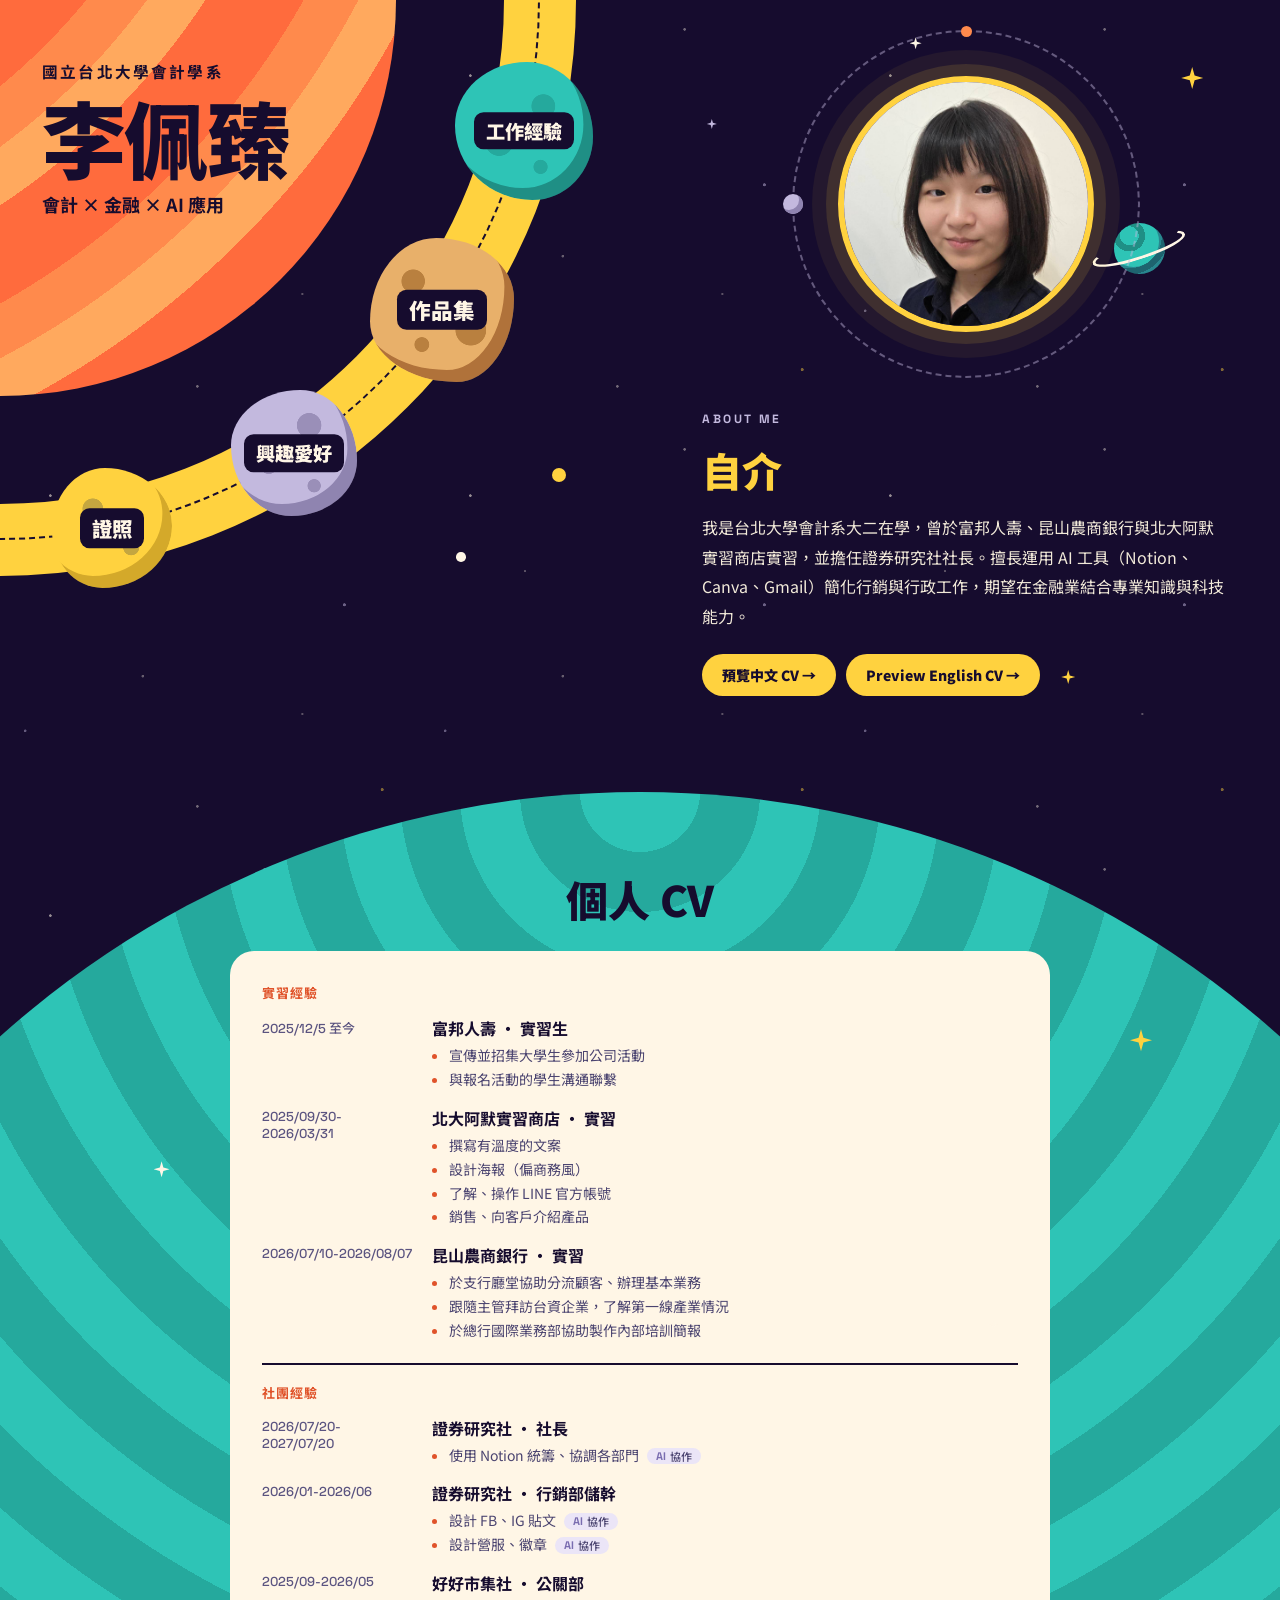
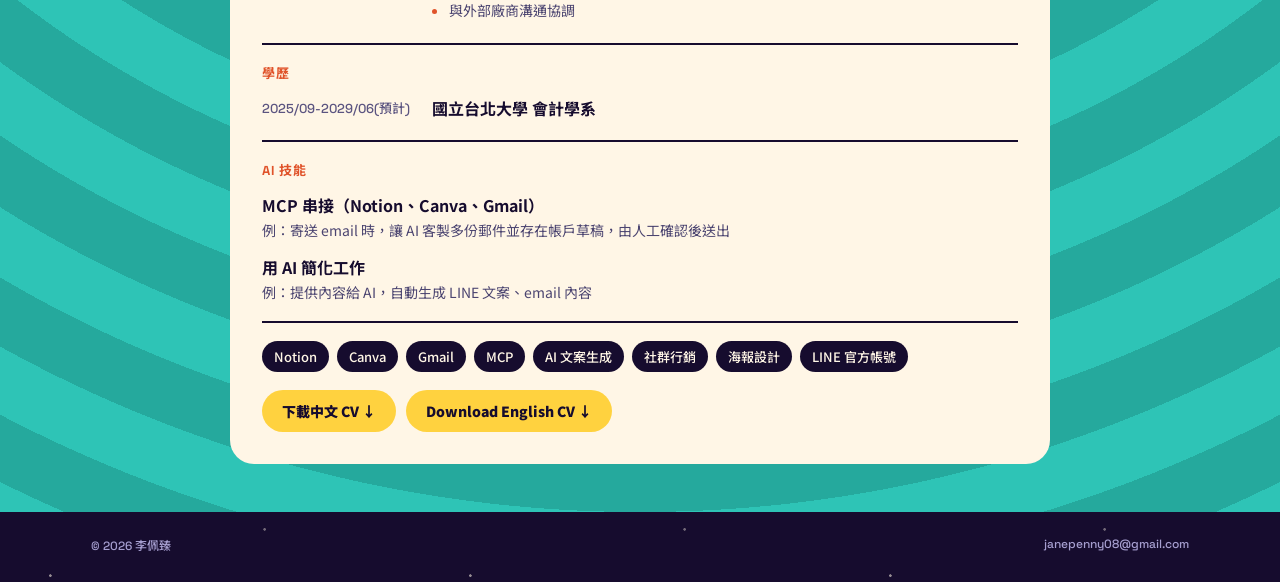
<file: index.html>
<!DOCTYPE html>
<html lang="zh-Hant-TW">
<head>
<meta charset="utf-8">
<meta name="viewport" content="width=device-width, initial-scale=1">
<meta name="theme-color" content="#160c2e">
<title>李佩臻 · 個人網站</title>
<link rel="icon" href="data:image/svg+xml,%3Csvg xmlns=%22http://www.w3.org/2000/svg%22 viewBox=%220 0 32 32%22%3E%3Ccircle cx=%2216%22 cy=%2216%22 r=%2213%22 fill=%22%23ff6b3d%22 stroke=%22%23ffd23f%22 stroke-width=%223%22/%3E%3C/svg%3E">
<link rel="preconnect" href="https://fonts.googleapis.com">
<link rel="preconnect" href="https://fonts.gstatic.com" crossorigin>
<link href="https://fonts.googleapis.com/css2?family=Noto+Sans+TC:wght@400;500;700;900&family=Space+Grotesk:wght@500;700&display=swap" rel="stylesheet">
<link rel="stylesheet" href="css/style.css?v=39">
</head>
<body data-page="home">
<div class="page">
<div class="home-top">
<span class="sparkle" style="right:6%;top:9%;width:22px"></span>
<span class="sparkle cream" style="right:28%;top:5%;width:12px;animation-delay:-1.2s"></span>
<span class="sparkle lilac" style="right:44%;top:16%;width:10px;animation-delay:-2.1s"></span>
<span class="sparkle" style="right:16%;bottom:8%;width:14px;animation-delay:-.6s"></span>
<span class="ringed" style="right:9%;top:30%;width:clamp(34px,4vw,54px);--c:#2ec4b6;--d:#1f8f85"></span>
<span class="shooting" style="right:10%;top:6%"></span>
<div class="home-hero">
<div class="planet"></div><div class="ring"></div><div class="orbit"></div>
<div class="hero-text">
<span class="hello" id="hero-hello">國立台北大學會計學系</span>
<h1 id="hero-name">李佩臻</h1>
<span class="subtitle" id="hero-sub"></span>
</div>
<a class="meteor-btn meteor-btn--experience" href="experience.html"><div class="meteor meteor--experience"></div><span class="label">工作經驗</span></a>
<a class="meteor-btn meteor-btn--portfolio" href="portfolio.html"><div class="meteor meteor--portfolio"></div><span class="label">作品集</span></a>
<a class="meteor-btn meteor-btn--hobbies" href="hobbies.html"><div class="meteor meteor--hobbies"></div><span class="label">興趣愛好</span></a>
<a class="meteor-btn meteor-btn--certificates" href="certificates.html"><div class="meteor meteor--certificates"></div><span class="label">證照</span></a>
<div class="dot" style="left:92%;top:78%;width:2.4cqw;background:#ffd23f"></div>
<div class="dot" style="left:76%;top:92%;width:1.6cqw;background:#fff6e6"></div>
</div>

<section class="about">
<div class="photo-wrap"><div class="about-photo" id="about-photo">個人照片</div><span class="photo-orbit"></span></div>
<div class="about-body">
<span class="eyebrow" style="color:#c3b9de">ABOUT ME</span>
<h2>自介</h2>
<p id="about-text"></p>
<a class="btn btn--yellow" data-cv="preview" style="margin-top:8px">預覽 CV →</a>
</div>
</section>
</div>

<section class="cv">
<div class="cv-planet"></div>
<span class="sparkle cream" style="left:12%;top:28%;width:16px"></span>
<span class="sparkle" style="right:10%;top:18%;width:22px;animation-delay:-1.5s"></span>
<span class="sparkle cream" style="right:22%;top:40%;width:10px;animation-delay:-2.4s"></span>
<div class="cv-inner">
<h2>個人 CV</h2>
<div class="cv-card">
<div id="cv-blocks" class="cv-blocks"></div>
<div class="skills" id="cv-skills"></div>
<a class="btn btn--yellow" data-cv="download">下載 CV（PDF）↓</a>
</div>
</div>
</section>
<footer id="site-footer"></footer>
</div>
<script src="js/data.js?v=39"></script>
<script src="js/main.js?v=40"></script>
</body>
</html>
</file>
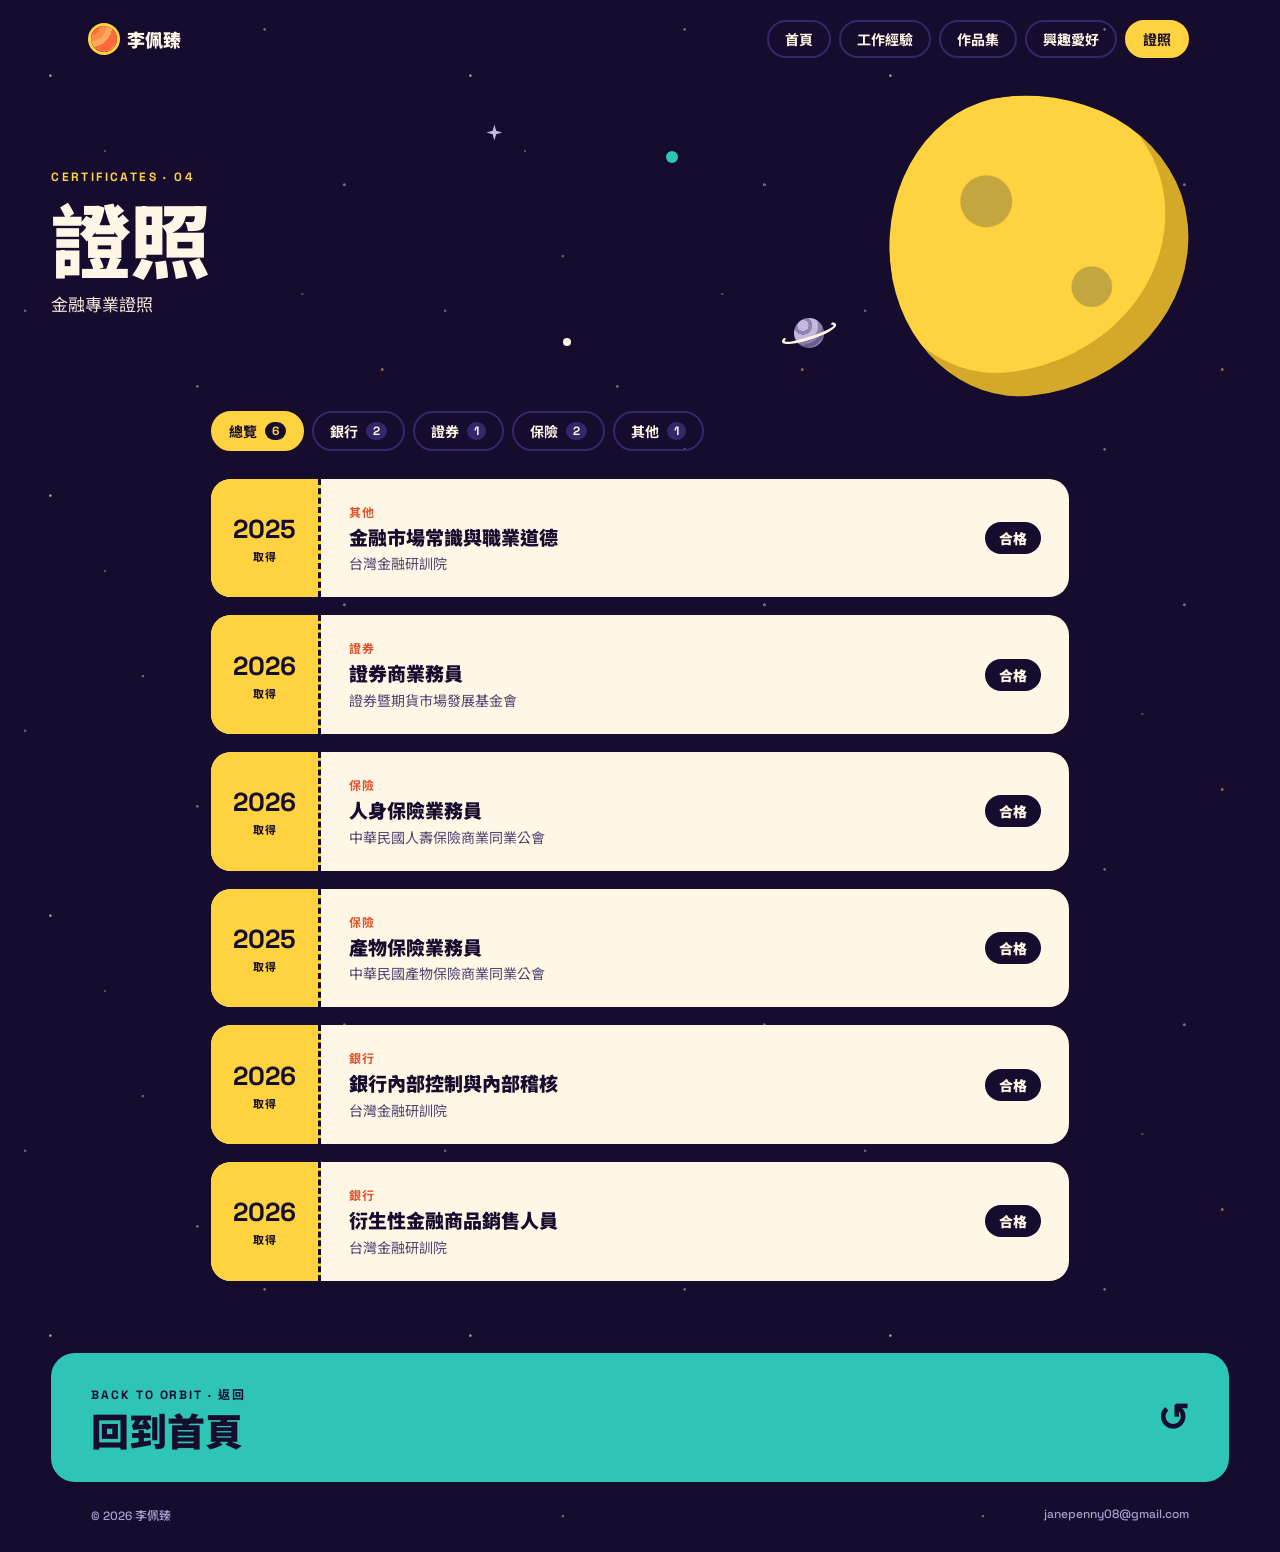
<file: certificates.html>
<!DOCTYPE html>
<html lang="zh-Hant-TW">
<head>
<meta charset="utf-8">
<meta name="viewport" content="width=device-width, initial-scale=1">
<meta name="theme-color" content="#160c2e">
<title>證照 · 李佩臻</title>
<link rel="icon" href="data:image/svg+xml,%3Csvg xmlns=%22http://www.w3.org/2000/svg%22 viewBox=%220 0 32 32%22%3E%3Ccircle cx=%2216%22 cy=%2216%22 r=%2213%22 fill=%22%23ff6b3d%22 stroke=%22%23ffd23f%22 stroke-width=%223%22/%3E%3C/svg%3E">
<link rel="preconnect" href="https://fonts.googleapis.com">
<link rel="preconnect" href="https://fonts.gstatic.com" crossorigin>
<link href="https://fonts.googleapis.com/css2?family=Noto+Sans+TC:wght@400;500;700;900&family=Space+Grotesk:wght@500;700&display=swap" rel="stylesheet">
<link rel="stylesheet" href="css/style.css?v=39">
</head>
<body data-page="certificates">
<div class="page">
<header id="site-header"></header>
<section class="page-hero">
<div class="hero-meteor" style="--rot:-6deg"><div class="meteor meteor--certificates"></div></div>
<div class="dot" style="left:52%;top:22%;width:12px;background:#2ec4b6"></div>
<div class="dot" style="left:44%;top:78%;width:8px;background:#fff6e6"></div>
<span class="sparkle lilac" style="left:38%;top:14%;width:16px"></span>
<span class="ringed" style="left:62%;top:72%;width:30px;--c:#c3b9de;--d:#8f84b0"></span>
<div class="hero-copy">
<span class="eyebrow" style="color:#ffd23f">CERTIFICATES · 04</span>
<h1>證照</h1>
<p>金融專業證照</p>
</div>
</section>
<main class="page-main cert-main">
<div class="chips" id="chips" role="group" aria-label="篩選類別"></div>
<div id="list" style="display:flex;flex-direction:column;gap:18px"></div>
</main>
<div id="next-stop"></div>
<footer id="site-footer"></footer>
</div>
<script src="js/data.js?v=39"></script>
<script src="js/main.js?v=40"></script>
</body>
</html>
</file>
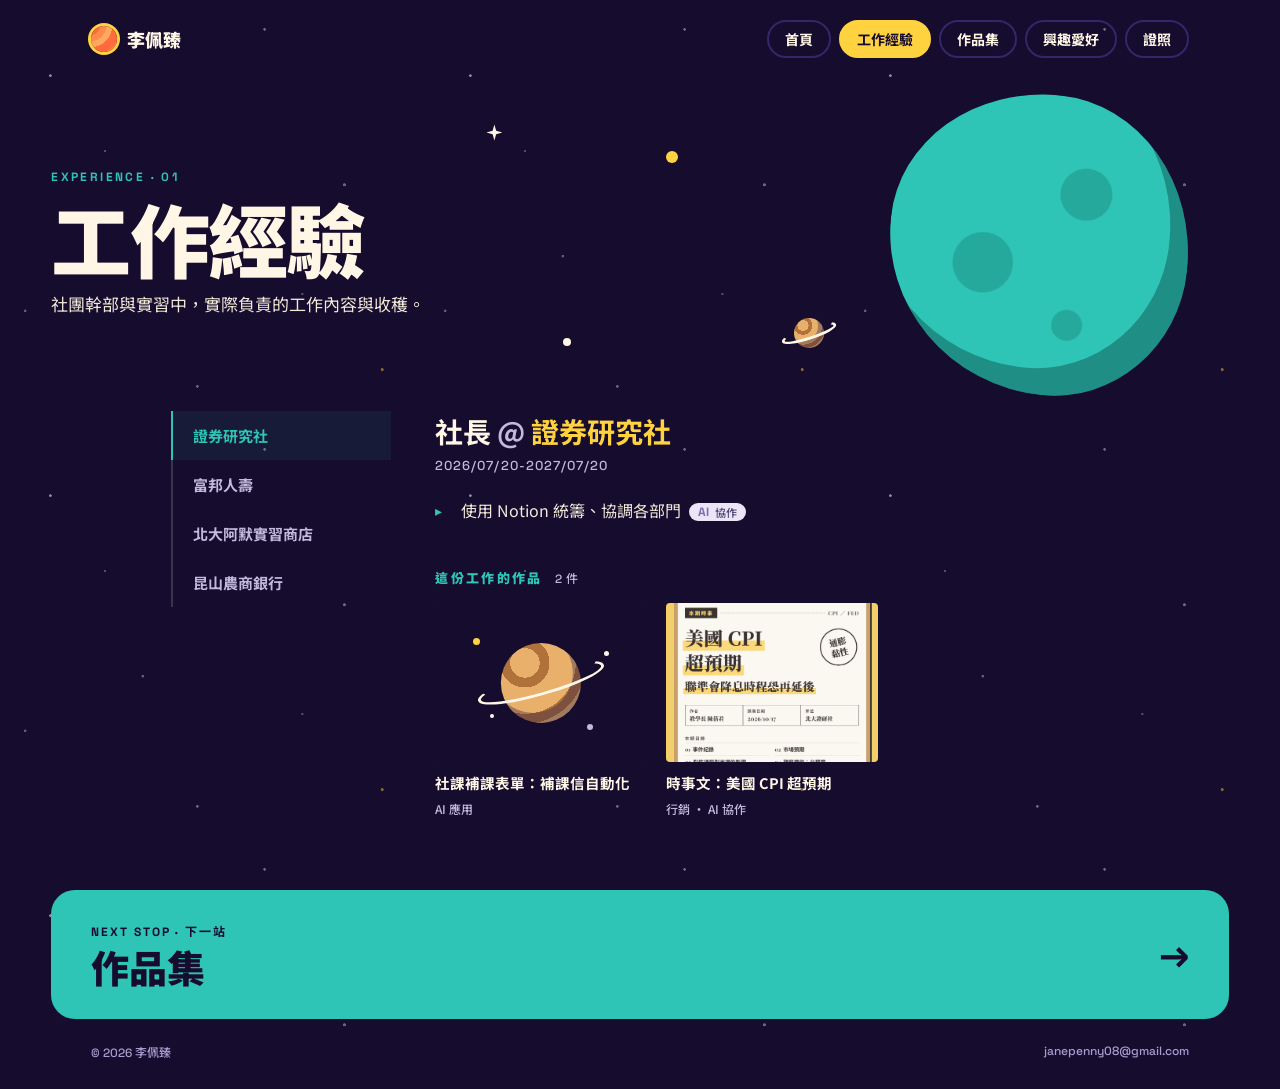
<file: experience.html>
<!DOCTYPE html>
<html lang="zh-Hant-TW">
<head>
<meta charset="utf-8">
<meta name="viewport" content="width=device-width, initial-scale=1">
<meta name="theme-color" content="#160c2e">
<title>工作經驗 · 李佩臻</title>
<link rel="icon" href="data:image/svg+xml,%3Csvg xmlns=%22http://www.w3.org/2000/svg%22 viewBox=%220 0 32 32%22%3E%3Ccircle cx=%2216%22 cy=%2216%22 r=%2213%22 fill=%22%23ff6b3d%22 stroke=%22%23ffd23f%22 stroke-width=%223%22/%3E%3C/svg%3E">
<link rel="preconnect" href="https://fonts.googleapis.com">
<link rel="preconnect" href="https://fonts.gstatic.com" crossorigin>
<link href="https://fonts.googleapis.com/css2?family=Noto+Sans+TC:wght@400;500;700;900&family=Space+Grotesk:wght@500;700&display=swap" rel="stylesheet">
<link rel="stylesheet" href="css/style.css?v=39">
</head>
<body data-page="experience">
<div class="page">
<header id="site-header"></header>
<section class="page-hero">
<div class="hero-meteor" style="--rot:6deg"><div class="meteor meteor--experience"></div></div>
<div class="dot" style="left:52%;top:22%;width:12px;background:#ffd23f"></div>
<div class="dot" style="left:44%;top:78%;width:8px;background:#fff6e6"></div>
<span class="sparkle cream" style="left:38%;top:14%;width:16px"></span>
<span class="ringed" style="left:62%;top:72%;width:30px;--c:#e8b06a;--d:#b0723a"></span>
<div class="hero-copy">
<span class="eyebrow" style="color:#2ec4b6">EXPERIENCE · 01</span>
<h1>工作經驗</h1>
<p>社團幹部與實習中，實際負責的工作內容與收穫。</p>
</div>
</section>
<main class="page-main exp-main">
<div class="xp" id="exp-list"></div>
</main>
<div id="next-stop"></div>
<footer id="site-footer"></footer>
</div>
<script src="js/data.js?v=39"></script>
<script src="js/main.js?v=40"></script>
</body>
</html>
</file>
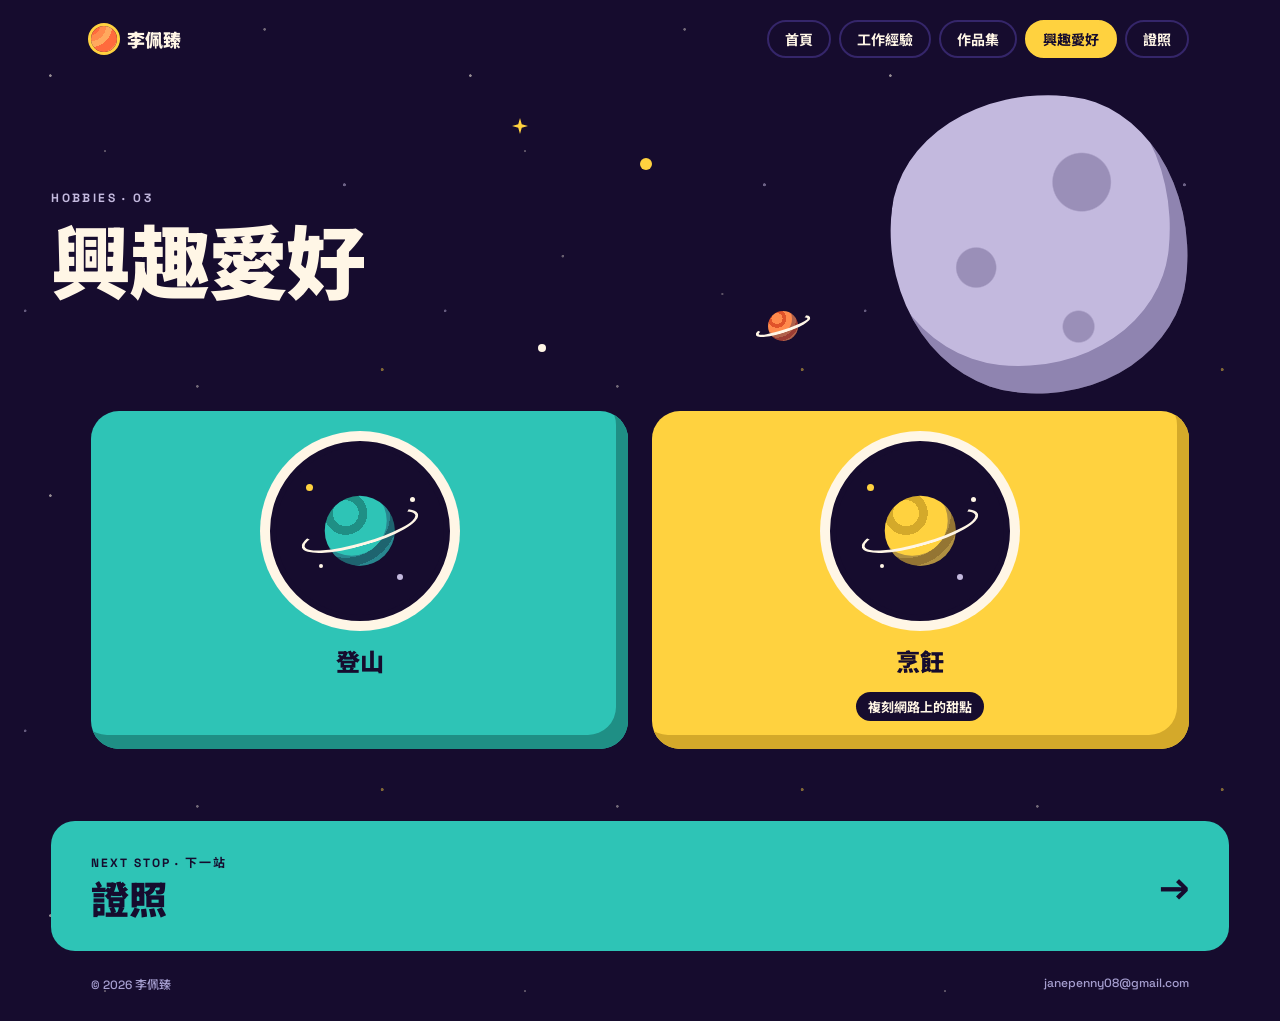
<file: hobbies.html>
<!DOCTYPE html>
<html lang="zh-Hant-TW">
<head>
<meta charset="utf-8">
<meta name="viewport" content="width=device-width, initial-scale=1">
<meta name="theme-color" content="#160c2e">
<title>興趣愛好 · 李佩臻</title>
<link rel="icon" href="data:image/svg+xml,%3Csvg xmlns=%22http://www.w3.org/2000/svg%22 viewBox=%220 0 32 32%22%3E%3Ccircle cx=%2216%22 cy=%2216%22 r=%2213%22 fill=%22%23ff6b3d%22 stroke=%22%23ffd23f%22 stroke-width=%223%22/%3E%3C/svg%3E">
<link rel="preconnect" href="https://fonts.googleapis.com">
<link rel="preconnect" href="https://fonts.gstatic.com" crossorigin>
<link href="https://fonts.googleapis.com/css2?family=Noto+Sans+TC:wght@400;500;700;900&family=Space+Grotesk:wght@500;700&display=swap" rel="stylesheet">
<link rel="stylesheet" href="css/style.css?v=39">
</head>
<body data-page="hobbies">
<div class="page">
<header id="site-header"></header>
<section class="page-hero">
<div class="hero-meteor" style="--rot:6deg"><div class="meteor meteor--hobbies"></div></div>
<div class="dot" style="left:50%;top:24%;width:12px;background:#ffd23f"></div>
<div class="dot" style="left:42%;top:80%;width:8px;background:#fff6e6"></div>
<span class="sparkle" style="left:40%;top:12%;width:16px"></span>
<span class="ringed" style="left:60%;top:70%;width:30px;--c:#ff8a4c;--d:#e0532a"></span>
<div class="hero-copy">
<span class="eyebrow" style="color:#c3b9de">HOBBIES · 03</span>
<h1>興趣愛好</h1>
</div>
</section>
<main class="page-main hobby-grid" id="grid"></main>
<div id="next-stop"></div>
<footer id="site-footer"></footer>
</div>
<script src="js/data.js?v=39"></script>
<script src="js/main.js?v=40"></script>
</body>
</html>
</file>
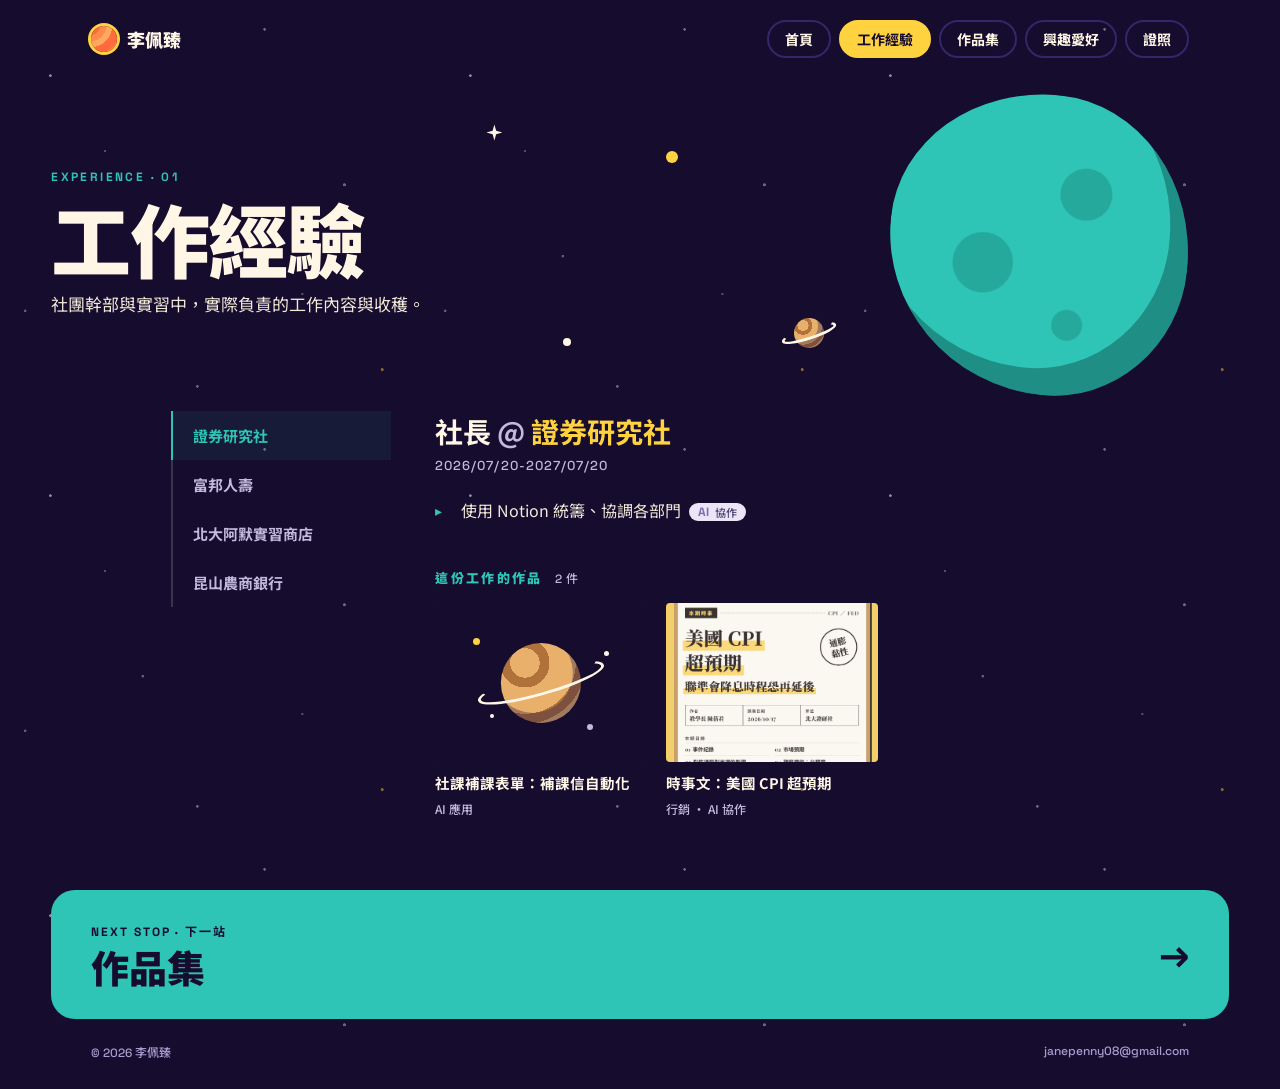
<file: job.html>
<!DOCTYPE html>
<html lang="zh-Hant-TW">
<head>
<meta charset="utf-8">
<meta name="viewport" content="width=device-width, initial-scale=1">
<meta name="theme-color" content="#160c2e">
<title>工作經驗 · 李佩臻</title>
<link rel="icon" href="data:image/svg+xml,%3Csvg xmlns=%22http://www.w3.org/2000/svg%22 viewBox=%220 0 32 32%22%3E%3Ccircle cx=%2216%22 cy=%2216%22 r=%2213%22 fill=%22%23ff6b3d%22 stroke=%22%23ffd23f%22 stroke-width=%223%22/%3E%3C/svg%3E">
<link rel="preconnect" href="https://fonts.googleapis.com">
<link rel="preconnect" href="https://fonts.gstatic.com" crossorigin>
<link href="https://fonts.googleapis.com/css2?family=Noto+Sans+TC:wght@400;500;700;900&family=Space+Grotesk:wght@500;700&display=swap" rel="stylesheet">
<link rel="stylesheet" href="css/style.css?v=39">
</head>
<body data-page="job">
<div class="page">
<header id="site-header"></header>
<main class="page-main job-main">
<a class="back-link" href="experience.html">← 回工作經驗</a>
<div id="job-head"></div>
<div class="job-sections" id="job-sections"></div>
<nav class="job-pager" id="job-pager" aria-label="其他工作經驗"></nav>
</main>
<div id="next-stop"></div>
<footer id="site-footer"></footer>
</div>
<script src="js/data.js?v=39"></script>
<script src="js/main.js?v=40"></script>
</body>
</html>
</file>
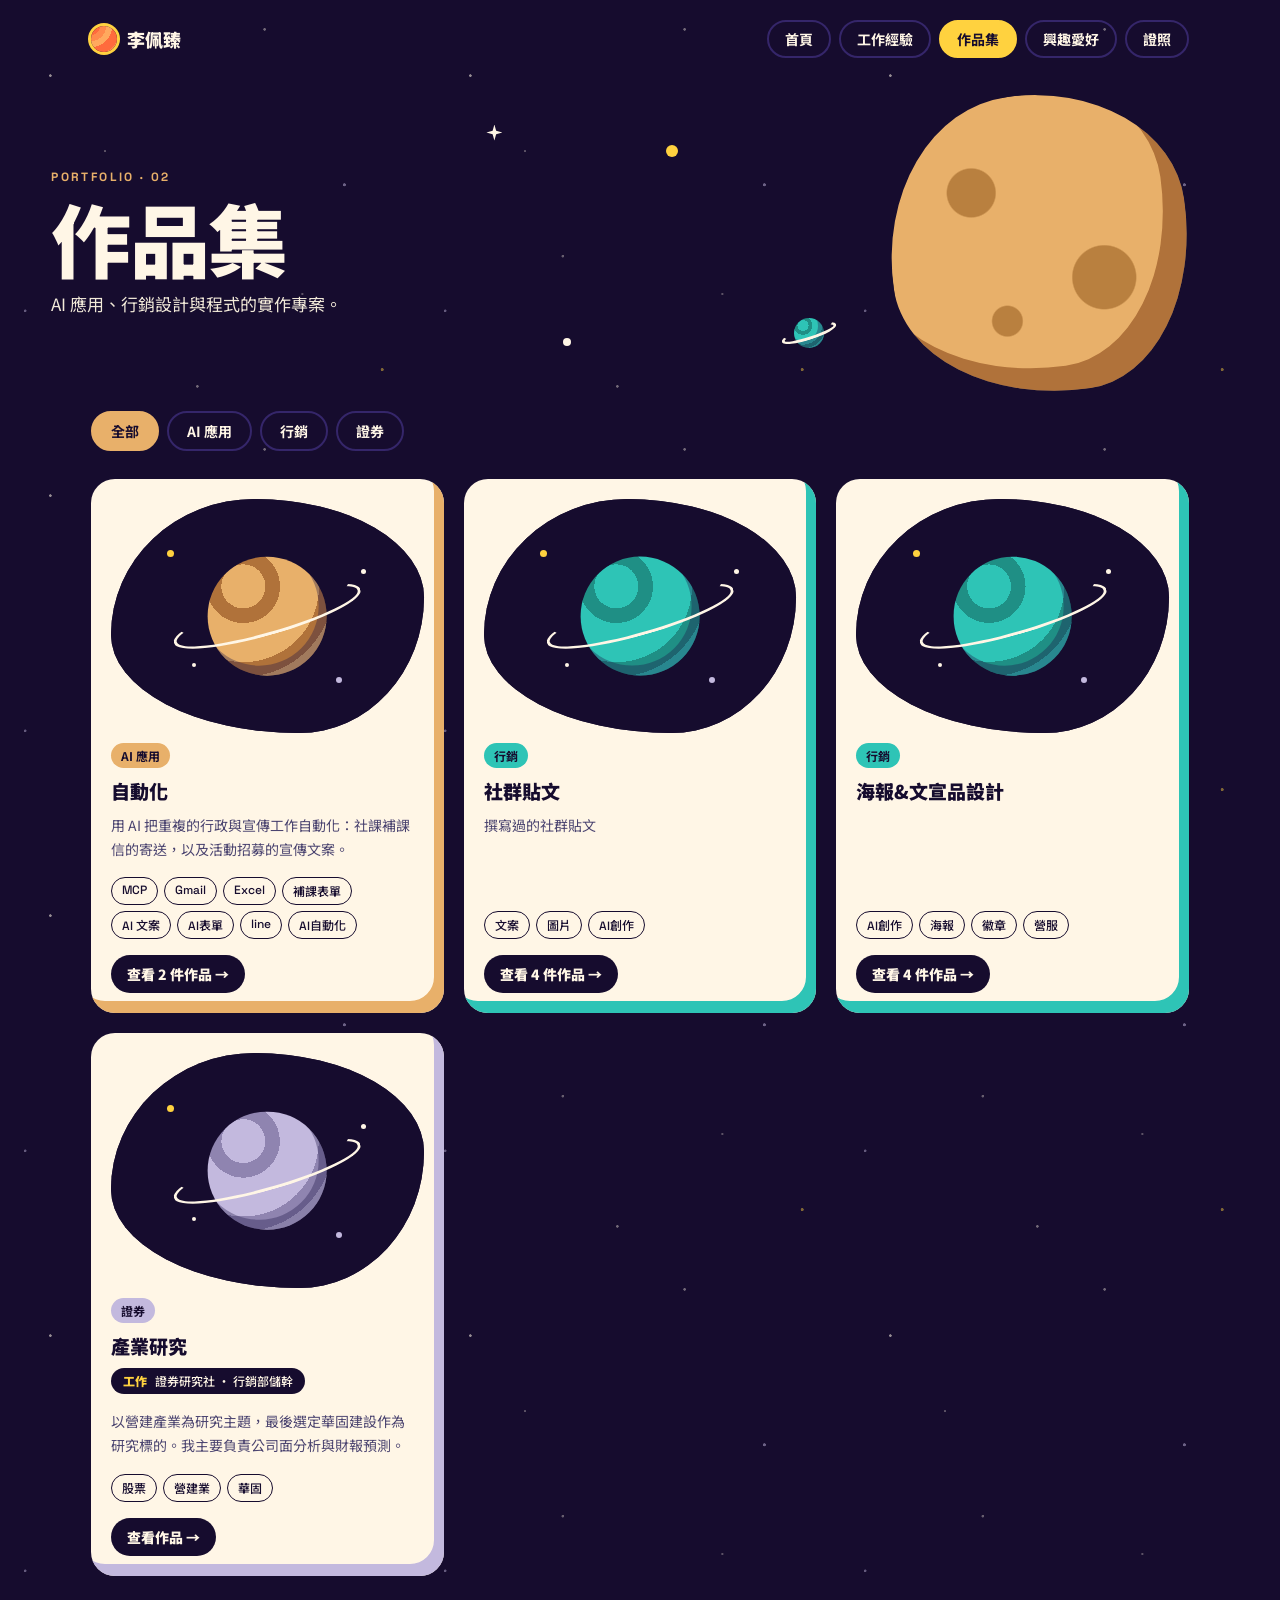
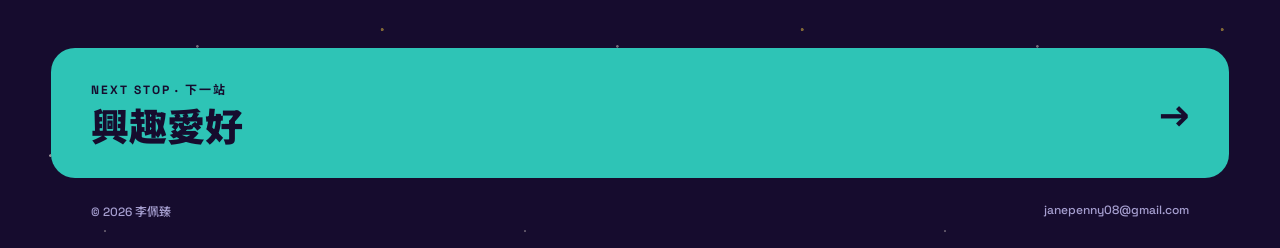
<file: portfolio.html>
<!DOCTYPE html>
<html lang="zh-Hant-TW">
<head>
<meta charset="utf-8">
<meta name="viewport" content="width=device-width, initial-scale=1">
<meta name="theme-color" content="#160c2e">
<title>作品集 · 李佩臻</title>
<link rel="icon" href="data:image/svg+xml,%3Csvg xmlns=%22http://www.w3.org/2000/svg%22 viewBox=%220 0 32 32%22%3E%3Ccircle cx=%2216%22 cy=%2216%22 r=%2213%22 fill=%22%23ff6b3d%22 stroke=%22%23ffd23f%22 stroke-width=%223%22/%3E%3C/svg%3E">
<link rel="preconnect" href="https://fonts.googleapis.com">
<link rel="preconnect" href="https://fonts.gstatic.com" crossorigin>
<link href="https://fonts.googleapis.com/css2?family=Noto+Sans+TC:wght@400;500;700;900&family=Space+Grotesk:wght@500;700&display=swap" rel="stylesheet">
<link rel="stylesheet" href="css/style.css?v=39">
</head>
<body data-page="portfolio">
<div class="page">
<header id="site-header"></header>
<section class="page-hero">
<div class="hero-meteor" style="--rot:-8deg"><div class="meteor meteor--portfolio"></div></div>
<div class="dot" style="left:52%;top:20%;width:12px;background:#ffd23f"></div>
<div class="dot" style="left:44%;top:78%;width:8px;background:#fff6e6"></div>
<span class="sparkle cream" style="left:38%;top:14%;width:16px"></span>
<span class="ringed" style="left:62%;top:72%;width:30px;--c:#2ec4b6;--d:#1f8f85"></span>
<div class="hero-copy">
<span class="eyebrow" style="color:#e8b06a">PORTFOLIO · 02</span>
<h1>作品集</h1>
<p>AI 應用、行銷設計與程式的實作專案。</p>
</div>
</section>
<main class="page-main portfolio-main">
<div class="chips" id="chips" role="group" aria-label="篩選類別"></div>
<div class="project-grid" id="grid"></div>
</main>
<div id="next-stop"></div>
<footer id="site-footer"></footer>
</div>
<script src="js/data.js?v=39"></script>
<script src="js/main.js?v=40"></script>
</body>
</html>
</file>
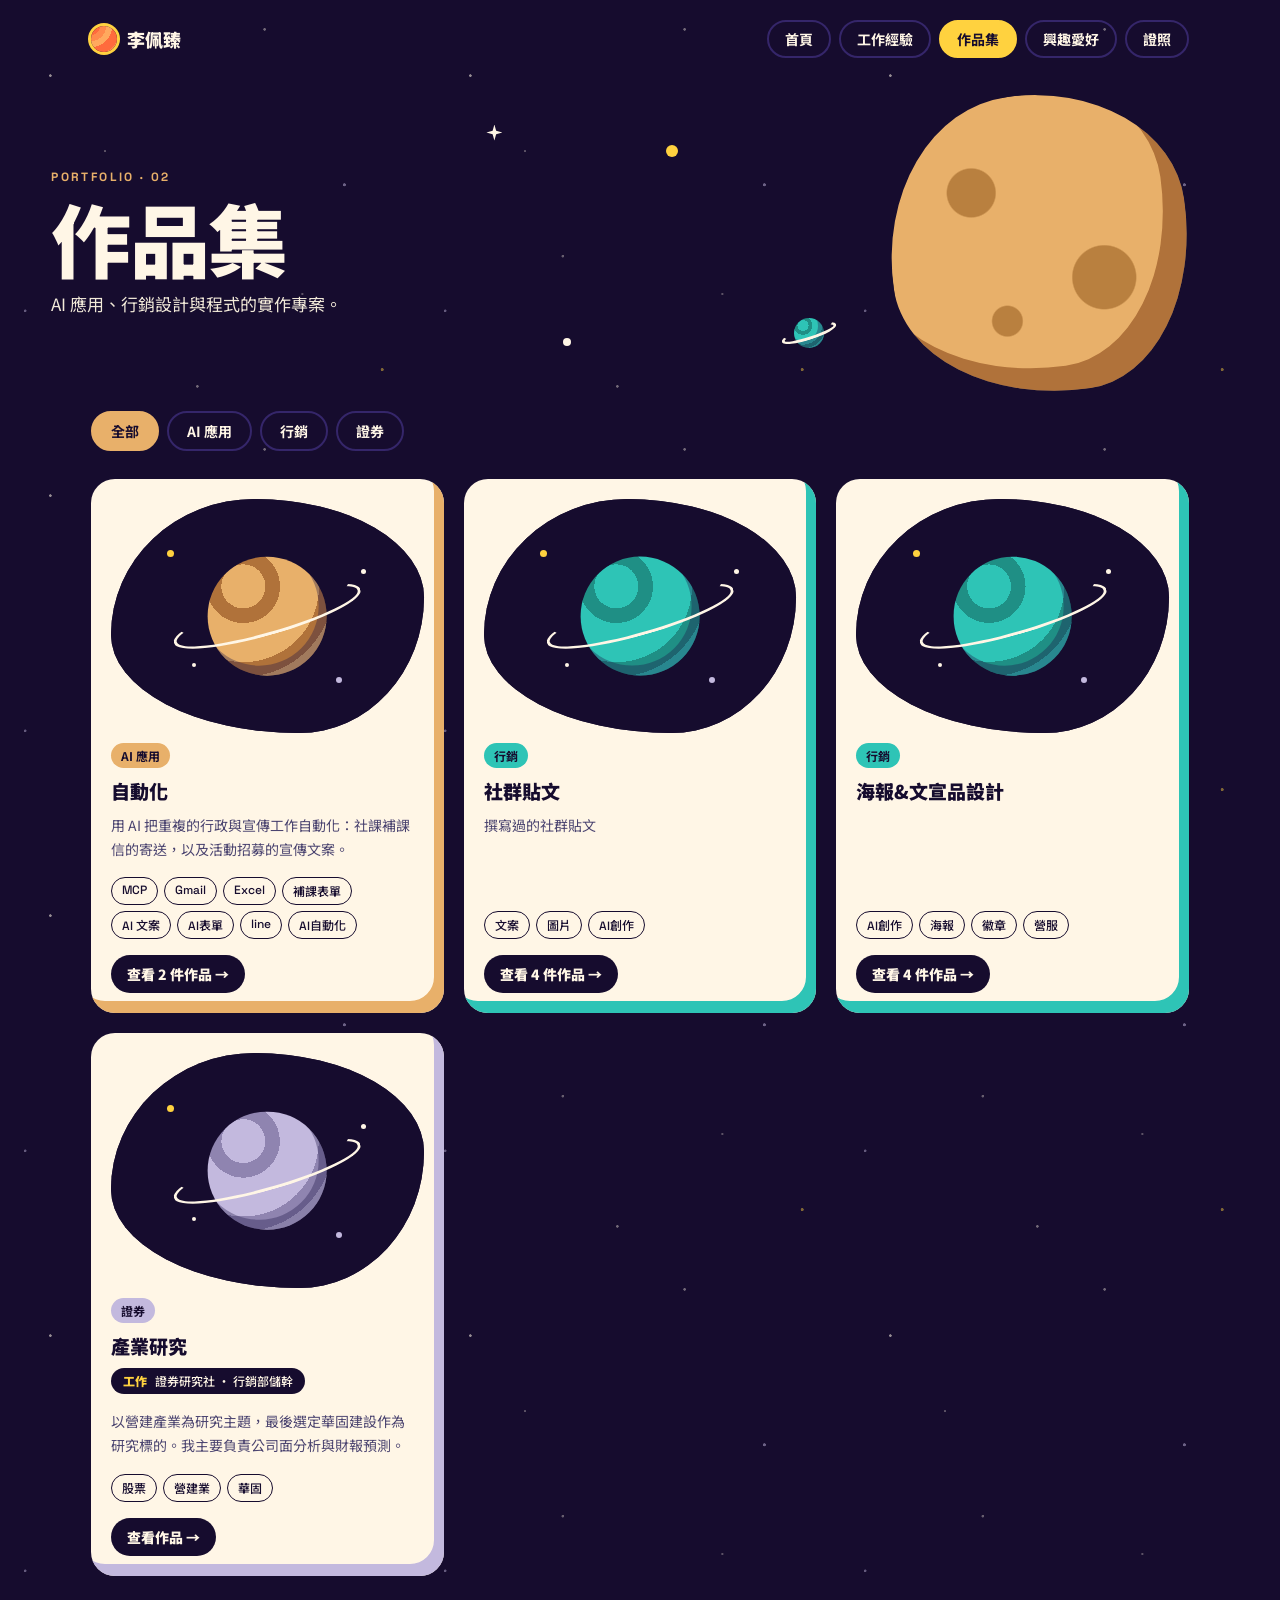
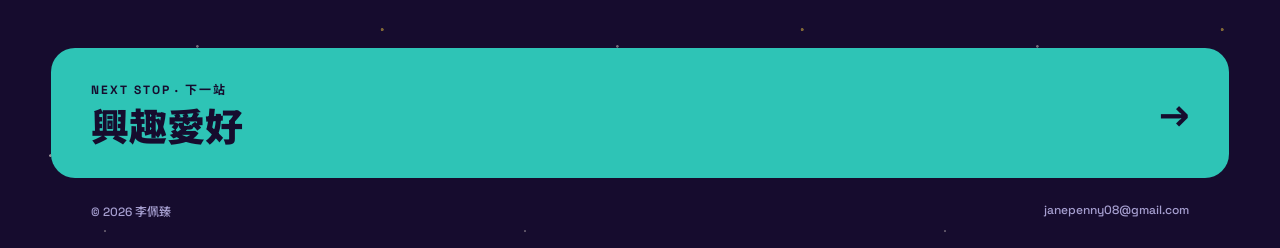
<file: work.html>
<!DOCTYPE html>
<html lang="zh-Hant-TW">
<head>
<meta charset="utf-8">
<meta name="viewport" content="width=device-width, initial-scale=1">
<meta name="theme-color" content="#160c2e">
<title>作品 · 李佩臻</title>
<link rel="icon" href="data:image/svg+xml,%3Csvg xmlns=%22http://www.w3.org/2000/svg%22 viewBox=%220 0 32 32%22%3E%3Ccircle cx=%2216%22 cy=%2216%22 r=%2213%22 fill=%22%23ff6b3d%22 stroke=%22%23ffd23f%22 stroke-width=%223%22/%3E%3C/svg%3E">
<link rel="preconnect" href="https://fonts.googleapis.com">
<link rel="preconnect" href="https://fonts.gstatic.com" crossorigin>
<link href="https://fonts.googleapis.com/css2?family=Noto+Sans+TC:wght@400;500;700;900&family=Space+Grotesk:wght@500;700&display=swap" rel="stylesheet">
<link rel="stylesheet" href="css/style.css?v=39">
</head>
<body data-page="work">
<div class="page">
<header id="site-header"></header>
<main class="page-main work-main">
<a class="back-link" id="work-back" href="portfolio.html">← 回作品集</a>
<div id="work-head"></div>
<div class="work-grid" id="work-grid"></div>
<div id="work-notes"></div>
</main>
<div id="next-stop"></div>
<footer id="site-footer"></footer>
</div>
<script src="js/data.js?v=39"></script>
<script src="js/main.js?v=40"></script>
</body>
</html>
</file>
<file: css/style.css>
/* ===== Design tokens ===== */
:root {
  --bg: #160c2e;
  --purple-1: #2d205e;
  --purple-2: #35266a;
  --cream: #fff6e6;
  --body: #f2ead9;
  --muted-1: #5b5480;
  --muted-2: #4b4470;
  --footer: #a69fd0;
  --orange-1: #ff6b3d;
  --orange-2: #ff8a4c;
  --orange-3: #ffa95e;
  --red: #e0532a;
  --yellow: #ffd23f;
  --teal: #2ec4b6;
  --teal-2: #25a99d;
  --lilac: #c3b9de;
  --sand: #e8b06a;
  --pad-x: clamp(20px, 4cqw, 56px);
  --font-tc: 'Noto Sans TC', sans-serif;
  --font-en: 'Space Grotesk', 'Noto Sans TC', sans-serif;
}

*, *::before, *::after { box-sizing: border-box; }
html, body { margin: 0; padding: 0; }
body {
  background-color: var(--bg);
  /* starfield: tiny hard-edged dots, tiled */
  background-image:
    radial-gradient(circle at 12% 18%, rgba(255,246,230,.55) 0 1px, transparent 1.6px),
    radial-gradient(circle at 63% 7%, rgba(255,246,230,.4) 0 1px, transparent 1.6px),
    radial-gradient(circle at 82% 44%, rgba(195,185,222,.5) 0 1.2px, transparent 1.8px),
    radial-gradient(circle at 34% 61%, rgba(255,246,230,.35) 0 1px, transparent 1.6px),
    radial-gradient(circle at 91% 88%, rgba(255,210,63,.45) 0 1.2px, transparent 1.8px),
    radial-gradient(circle at 47% 92%, rgba(255,246,230,.4) 0 1px, transparent 1.6px),
    radial-gradient(circle at 6% 74%, rgba(195,185,222,.45) 0 1px, transparent 1.6px),
    radial-gradient(circle at 25% 36%, rgba(255,246,230,.3) 0 .8px, transparent 1.4px),
    radial-gradient(circle at 72% 70%, rgba(255,246,230,.3) 0 .8px, transparent 1.4px);
  background-size: 420px 420px;
  color: var(--cream);
  font-family: var(--font-tc);
  -webkit-text-size-adjust: 100%;
}
.page { container-type: inline-size; overflow-x: hidden; min-height: 100vh; }
a { color: var(--yellow); }
a:hover { color: #fff; }
img { display: block; max-width: 100%; }
button { font-family: inherit; }
:focus-visible { outline: 3px solid var(--yellow); outline-offset: 3px; }

/* ===== Header ===== */
.site-header {
  max-width: 1200px; margin: 0 auto; padding: 20px var(--pad-x);
  display: flex; flex-wrap: wrap; align-items: center; justify-content: space-between; gap: 14px;
}
.logo {
  display: flex; align-items: center; gap: 10px; text-decoration: none;
  color: var(--cream); font: 900 18px var(--font-tc);
}
.logo:hover { color: var(--cream); }
.logo-planet {
  width: 26px; height: 26px; border-radius: 50%;
  background: repeating-radial-gradient(circle at 0 0, var(--orange-1) 0 9px, var(--orange-2) 9px 15px, var(--orange-3) 15px 21px);
  box-shadow: 0 0 0 3px var(--yellow);
}
.nav { display: flex; flex-wrap: wrap; gap: 8px; }
.nav a {
  text-decoration: none; font: 700 14px var(--font-tc); padding: 7px 16px; border-radius: 999px;
  color: var(--cream); border: 2px solid var(--purple-2);
}
.nav a:hover { background: var(--purple-2); color: var(--cream); }
.nav a.current { background: var(--yellow); border-color: var(--yellow); color: var(--bg); }

/* ===== Meteor (shared) ===== */
.meteor { position: absolute; inset: 0; }
.meteor--portfolio {
  border-radius: 46% 54% 40% 60% / 58% 42% 58% 42%;
  background: radial-gradient(circle at 30% 30%, #b9803f 0 8%, transparent 8.5%),
              radial-gradient(circle at 70% 64%, #b9803f 0 11%, transparent 11.5%),
              radial-gradient(circle at 36% 74%, #b9803f 0 5%, transparent 5.5%), var(--sand);
  --meteor-shadow: #b0723a;
}
.meteor--hobbies {
  border-radius: 55% 45% 52% 48% / 44% 56% 44% 56%;
  background: radial-gradient(circle at 62% 28%, #9a8fb8 0 10%, transparent 10.5%),
              radial-gradient(circle at 30% 60%, #9a8fb8 0 7%, transparent 7.5%),
              radial-gradient(circle at 66% 76%, #9a8fb8 0 5%, transparent 5.5%), var(--lilac);
  --meteor-shadow: #8f84b0;
}
.meteor--experience {
  border-radius: 52% 48% 44% 56% / 46% 54% 46% 54%;
  background: radial-gradient(circle at 64% 32%, #25a99d 0 9%, transparent 9.5%),
              radial-gradient(circle at 32% 58%, #25a99d 0 11%, transparent 11.5%),
              radial-gradient(circle at 62% 76%, #25a99d 0 5%, transparent 5.5%), var(--teal);
  --meteor-shadow: #1f8f85;
}
.meteor--certificates {
  border-radius: 44% 56% 58% 42% / 52% 48% 52% 48%;
  background: radial-gradient(circle at 34% 34%, #c4a640 0 9%, transparent 9.5%),
              radial-gradient(circle at 66% 66%, #c4a640 0 7%, transparent 7.5%), var(--yellow);
  --meteor-shadow: #d4a92a;
}

/* ===== Home hero ===== */
.home-top { position: relative; display: flex; flex-wrap: wrap; align-items: flex-start; gap: 0 clamp(24px, 4vw, 64px); }
.home-hero {
  flex: 0 0 auto; width: min(100%, 600px, 80vh); min-width: min(100%, 320px); aspect-ratio: 1; position: relative; overflow: hidden;
  container-type: inline-size;
}
.home-hero .planet {
  position: absolute; width: 132%; height: 132%; left: -66%; top: -66%; border-radius: 50%;
  background: repeating-radial-gradient(circle at 0 0, var(--orange-1) 0 14cqw, var(--orange-2) 14cqw 22cqw, var(--orange-3) 22cqw 30cqw);
}
.home-hero .ring {
  position: absolute; width: 192%; height: 192%; left: -96%; top: -96%; border-radius: 50%;
  border: 12cqw solid var(--yellow);
}
.home-hero .orbit {
  position: absolute; width: 180%; height: 180%; left: -90%; top: -90%; border-radius: 50%;
  border: 2px dashed var(--bg);
}
.hero-text { position: absolute; left: 7%; top: 10%; display: flex; flex-direction: column; gap: 2cqw; color: var(--bg); }
.hero-text .hello { font: 700 clamp(11px, 2.6cqw, 16px) var(--font-en); letter-spacing: .14em; }
.hero-text h1 { margin: 0; font: 900 clamp(44px, 14cqw, 120px)/1 var(--font-tc); letter-spacing: -.02em; }
.hero-text .subtitle { font: 700 clamp(13px, 3cqw, 20px)/1.5 var(--font-tc); max-width: 42cqw; }

.meteor-btn {
  display: block; position: absolute; aspect-ratio: 1; transform: translate(-50%, -50%);
  transition: transform .3s; text-decoration: none;
}
.meteor-btn .meteor { box-shadow: inset -1.6cqw -2cqw 0 var(--meteor-shadow); }
.meteor-btn .label {
  position: absolute; left: 50%; top: 50%; transform: translate(-50%, -50%);
  background: var(--bg); color: var(--cream); padding: .8cqw 2cqw; border-radius: 1.6cqw;
  white-space: nowrap; font-weight: 900;
}
.meteor-btn--experience { left: 87.3%; top: 21.8%; width: 23%; }
.meteor-btn--experience .label { font-size: clamp(12px, 3.2cqw, 22px); }
.meteor-btn--experience:hover { transform: translate(-50%, -50%) scale(1.08) rotate(4deg); }
.meteor-btn--portfolio { left: 73.7%; top: 51.6%; width: 24%; }
.meteor-btn--portfolio .label { font-size: clamp(13px, 3.6cqw, 26px); }
.meteor-btn--portfolio:hover { transform: translate(-50%, -50%) scale(1.08) rotate(-4deg); }
.meteor-btn--hobbies { left: 49%; top: 75.5%; width: 21%; }
.meteor-btn--hobbies .label { font-size: clamp(12px, 3.2cqw, 22px); }
.meteor-btn--hobbies:hover { transform: translate(-50%, -50%) scale(1.08) rotate(4deg); }
.meteor-btn--certificates { left: 18.7%; top: 88%; width: 20%; }
.meteor-btn--certificates .label { font-size: clamp(12px, 3.4cqw, 22px); }
.meteor-btn--certificates:hover { transform: translate(-50%, -50%) scale(1.08) rotate(-4deg); }
.dot { position: absolute; aspect-ratio: 1; border-radius: 50%; }

/* ===== About ===== */
.about {
  flex: 1 1 380px; max-width: 760px; margin: 0 auto; padding: clamp(24px, 4cqw, 48px) var(--pad-x);
  align-self: center; position: relative; z-index: 1;
  display: flex; flex-wrap: wrap; align-items: center; justify-content: center; gap: clamp(28px, 4cqw, 56px);
}
.about-photo {
  flex: 0 0 auto; width: clamp(180px, 20cqw, 280px); max-width: calc(100% - 56px); margin: 28px; aspect-ratio: 1;
  border-radius: 50%; border: 6px solid var(--yellow); overflow: hidden;
  box-shadow: 0 0 0 12px rgba(255, 210, 63, .12), 0 0 0 26px rgba(255, 210, 63, .06);
  background: repeating-linear-gradient(135deg, var(--purple-1) 0 10px, var(--purple-2) 10px 20px);
  display: flex; align-items: center; justify-content: center;
  font: 13px var(--font-en); color: #c9c1f0;
}
.about-photo img { width: 100%; height: 100%; object-fit: cover; }
.about-body { flex: 1 1 280px; display: flex; flex-direction: column; gap: 14px; }
.eyebrow { font: 700 12px var(--font-en); letter-spacing: .2em; }
.about-body h2 { margin: 0; font: 900 clamp(30px, 3.2cqw, 40px) var(--font-tc); color: var(--yellow); }
.about-body p { margin: 0; font-size: 16px; line-height: 1.85; color: var(--body); max-width: 560px; text-wrap: pretty; }

.btn {
  display: inline-block; align-self: flex-start; cursor: pointer; border: 0; border-radius: 999px;
  font: 900 14px var(--font-tc); padding: 11px 20px; text-decoration: none; transition: background .2s;
}
.btn--yellow { background: var(--yellow); color: var(--bg); }
.btn--yellow:hover { background: var(--cream); color: var(--bg); }
.btn--orange { background: var(--orange-1); color: var(--bg); }
.btn--orange:hover { background: var(--yellow); color: var(--bg); }
.btn[aria-disabled="true"] { opacity: .55; cursor: not-allowed; }
.cv-pick { display: flex; flex-wrap: wrap; gap: 10px; align-self: flex-start; }
.cv-card .btn--yellow { transition: background .25s, color .25s; }
.cv-card .btn--yellow:hover { background: var(--bg); color: var(--yellow); }

/* ===== CV ===== */
.cv { position: relative; overflow: hidden; margin-top: clamp(24px, 4cqw, 48px); padding: clamp(48px, 6cqw, 80px) clamp(16px, 4cqw, 56px) 48px; }
.cv-planet {
  position: absolute; left: 50%; top: 0; width: max(150%, 720px); aspect-ratio: 1; transform: translateX(-50%);
  border-radius: 50%; background: repeating-radial-gradient(circle at 50% 0, var(--teal) 0 60px, var(--teal-2) 60px 120px);
}
.cv-inner { position: relative; max-width: 820px; margin: 0 auto; display: flex; flex-direction: column; gap: 22px; }
.cv-inner > h2 { margin: 0; text-align: center; font: 900 clamp(28px, 3.6cqw, 42px) var(--font-tc); color: var(--bg); }
.cv-card {
  background: var(--cream); color: var(--bg); border-radius: 24px; padding: clamp(20px, 3cqw, 32px);
  display: flex; flex-direction: column; gap: 18px;
}
.cv-block { display: flex; flex-direction: column; gap: 14px; }
.cv-block + .cv-block { border-top: 2px solid var(--bg); padding-top: 18px; }
.cv-label { font: 700 13px var(--font-en); color: var(--red); letter-spacing: .08em; }
.cv-row { display: flex; flex-wrap: wrap; gap: 2px 20px; }
.cv-row .time { flex: 0 0 150px; font: 500 13px var(--font-en); color: var(--muted-1); padding-top: 2px; }
.cv-row .what { flex: 1 1 240px; }
.cv-row .what b { font-weight: 700; display: block; }
.cv-row .what span { font-size: 14px; color: var(--muted-2); }
.skills { display: flex; flex-wrap: wrap; gap: 8px; border-top: 2px solid var(--bg); padding-top: 18px; }
.skills span { font: 500 13px var(--font-tc); padding: 6px 12px; border-radius: 999px; background: var(--bg); color: var(--cream); }

/* ===== Footer ===== */
.site-footer {
  max-width: 1200px; margin: 0 auto; padding: 24px var(--pad-x) 28px;
  font: 500 12px var(--font-en); color: var(--footer);
  display: flex; flex-wrap: wrap; justify-content: space-between; gap: 8px;
}
.site-footer a { color: var(--footer); text-decoration: none; }
.site-footer a:hover { color: #fff; }

/* ===== Inner hero ===== */
.page-hero {
  position: relative; overflow: hidden; min-height: clamp(200px, 26cqw, 340px);
  display: flex; align-items: center; padding: clamp(28px, 4cqw, 56px) var(--pad-x);
}
.page-hero .hero-meteor {
  position: absolute; right: max(var(--pad-x), calc((100cqw - 1200px) / 2 + var(--pad-x))); top: 50%; width: clamp(110px, 24cqw, 300px); aspect-ratio: 1;
  transform: translateY(-50%) rotate(var(--rot, -8deg));
}
.page-hero .hero-meteor .meteor { box-shadow: inset -1.6cqw -2cqw 0 var(--meteor-shadow); }
.page-hero .hero-copy { position: relative; width: 100%; max-width: 1200px; margin: 0 auto; display: flex; flex-direction: column; gap: 12px; }
.page-hero .eyebrow { font-size: 12px; }
.page-hero h1 { margin: 0; font: 900 clamp(40px, 6.4cqw, 80px)/1 var(--font-tc); color: var(--cream); letter-spacing: -.02em; }
.page-hero p { margin: 0; max-width: 58%; font-size: clamp(14px, 1.4cqw, 17px); line-height: 1.8; color: var(--body); text-wrap: pretty; }

.page-main { max-width: 1200px; margin: 0 auto; padding: 0 var(--pad-x); }

/* ===== Chips ===== */
.chips { display: flex; flex-wrap: wrap; gap: 8px; }
.chip {
  cursor: pointer; display: inline-flex; align-items: center; gap: 8px;
  font: 700 14px var(--font-tc); padding: 8px 18px; border-radius: 999px;
  border: 2px solid var(--purple-2); background: transparent; color: var(--cream);
}
.chip:hover { border-color: var(--accent); }
.chip.on { border-color: var(--accent); background: var(--accent); color: var(--bg); }
.chip .count { font: 700 12px var(--font-en); padding: 1px 7px; border-radius: 999px; background: var(--purple-2); color: var(--cream); }
.chip.on .count { background: var(--bg); color: var(--yellow); }

/* ===== Placeholder art ===== */
.ph { position: absolute; inset: 0; background: var(--bg); }
.ph .ph-planet {
  position: absolute; left: 50%; top: 50%; width: var(--pw, 38%); aspect-ratio: 1; transform: translate(-50%, -50%); border-radius: 50%;
  background: repeating-radial-gradient(circle at 30% 25%, var(--c) 0 18%, var(--d) 18% 30%, var(--c) 30% 44%);
  box-shadow: inset -8px -10px 0 rgba(29, 20, 70, .35);
}
.ph .ph-ring {
  position: absolute; left: 50%; top: 50%; width: var(--rw, 62%); height: var(--rh, 16%);
  transform: translate(-50%, -50%) rotate(-16deg); border-radius: 50%;
  border: 3px solid var(--cream); border-top-color: transparent;
}
.ph .s { position: absolute; aspect-ratio: 1; border-radius: 50%; }
.cover-img { position: absolute; inset: 0; width: 100%; height: 100%; object-fit: cover; }

/* ===== Portfolio ===== */
.portfolio-main { display: flex; flex-direction: column; gap: 28px; --accent: var(--sand); }
.project-grid { display: grid; grid-template-columns: repeat(auto-fill, minmax(min(100%, 300px), 1fr)); gap: 20px; }
.project {
  background: var(--cream); color: var(--bg); border-radius: 24px; padding: 20px;
  display: flex; flex-direction: column; gap: 10px;
  box-shadow: inset -10px -12px 0 var(--c); transition: transform .25s;
}
.project:hover, .hobby:hover { transform: translateY(-4px) rotate(-.6deg); }
.project .frame { position: relative; aspect-ratio: 4 / 3; border-radius: 46% 54% 40% 60% / 58% 42% 58% 42%; overflow: hidden; background: var(--bg); }
.project .body { display: flex; flex-direction: column; gap: 10px; flex: 1; padding-right: 6px; }
.project .meta { display: flex; align-items: center; justify-content: space-between; gap: 8px; }
.project .cat { font: 700 12px var(--font-tc); padding: 4px 10px; border-radius: 999px; background: var(--c); color: var(--bg); }
.project .year { font: 500 13px var(--font-en); color: var(--muted-1); }
.project h3 { margin: 0; font: 900 19px/1.35 var(--font-tc); }
.project p { margin: 0; font-size: 14px; line-height: 1.7; color: var(--muted-2); text-wrap: pretty; }
.project .tags { display: flex; flex-wrap: wrap; gap: 6px; margin-top: auto; padding-top: 6px; }
.project .tags span { font: 500 12px var(--font-en); padding: 4px 10px; border-radius: 999px; border: 1.5px solid var(--bg); }
.project .view {
  align-self: flex-start; margin-top: 6px; font: 900 14px var(--font-tc); color: var(--cream);
  background: var(--bg); padding: 9px 16px; border-radius: 999px; text-decoration: none;
}
.project .view:hover { background: var(--red); color: var(--cream); }
.project .view[aria-disabled="true"] { opacity: .5; pointer-events: none; }
.project { position: relative; }
.project a.view::after { content: ''; position: absolute; inset: 0; border-radius: 24px; }
.job { align-self: flex-start; padding: 4px 12px; border-radius: 999px; background: var(--bg); color: var(--cream); font: 500 12px/1.5 var(--font-tc); }
.job b { margin-right: 8px; font-weight: 900; color: var(--yellow); }
.job + p { margin-top: 6px; }

/* ===== Work detail ===== */
.work-main { display: flex; flex-direction: column; gap: 24px; padding-top: 36px; --accent: var(--sand); }
.back-link { align-self: flex-start; cursor: pointer; padding: 0; border: 0; background: none; color: var(--sand); font: 700 15px var(--font-tc); text-decoration: none; }
.back-link:hover { color: var(--yellow); }
.work-head {
  display: flex; flex-direction: column; align-items: flex-start; gap: 12px; padding: clamp(24px, 4cqw, 40px);
  border-radius: 28px; background: var(--cream); color: var(--bg); box-shadow: inset -12px -14px 0 var(--c);
}
.work-head .cat { font: 700 13px var(--font-tc); padding: 5px 12px; border-radius: 999px; background: var(--c); color: var(--bg); }
.work-head h1 { margin: 0; font: 900 clamp(30px, 5cqw, 46px)/1.25 var(--font-tc); }
.work-head p { margin: 0; max-width: 46em; font-size: 16px; line-height: 1.8; color: var(--muted-2); text-wrap: pretty; }
.work-head .tags { display: flex; flex-wrap: wrap; gap: 6px; }
.work-head .tags span { font: 500 12px var(--font-en); padding: 4px 10px; border-radius: 999px; border: 1.5px solid var(--bg); }
.work-grid { display: grid; grid-template-columns: repeat(auto-fill, minmax(min(100%, 280px), 1fr)); gap: 20px; align-items: start; }
.work { position: relative; display: flex; flex-direction: column; gap: 12px; padding: 14px; border-radius: 22px; background: var(--cream); color: var(--bg); }
.work-zoom { display: block; width: 100%; padding: 0; border: 0; background: none; cursor: zoom-in; }
.work-img { display: block; width: 100%; height: auto; border-radius: 14px; }
.work-pics { position: relative; }
.work-nav {
  position: absolute; top: 50%; transform: translateY(-50%); width: 40px; height: 40px; padding: 0 0 4px; border: 0; border-radius: 50%; cursor: pointer;
  background: var(--bg); color: var(--cream); font: 700 24px/1 var(--font-en);
}
.work-nav:hover { background: var(--red); }
.work-nav.prev { left: 8px; }
.work-nav.next { right: 8px; }
.work-process { align-self: stretch; margin-top: 10px; padding-top: 12px; border-top: 2px dashed var(--lilac); }
.work-process-title { font: 900 15px var(--font-tc); }
.work-process ol { display: grid; grid-template-columns: repeat(auto-fill, minmax(110px, 1fr)); gap: 12px; margin: 10px 0 0; padding: 0; list-style: none; }
.work-process li { display: flex; flex-direction: column; gap: 4px; min-width: 0; position: relative; }
.work-process .work-img { border-radius: 8px; }
.work-step { font: 700 12px var(--font-tc); color: var(--muted-1); }
.work-process p { font-size: 13px; line-height: 1.6; }
.work.slides {
  grid-column: 1 / -1; justify-self: center;
  width: min(calc(100vw - 32px), max(720px, calc((100vh - 190px) * 16 / 9 + 28px)));
}
.slide-thumbs { display: flex; gap: 8px; padding-bottom: 6px; overflow-x: auto; }
.slide-thumb { flex: 0 0 104px; padding: 0; border: 3px solid transparent; border-radius: 9px; background: none; cursor: pointer; overflow: hidden; }
.slide-thumb.on { border-color: var(--orange-1); }
.slide-thumb img { display: block; width: 100%; aspect-ratio: 16 / 9; object-fit: cover; }
.work.slides .work-nav { width: 52px; height: 52px; font-size: 30px; }
.work.slides .work-count { font-size: 14px; padding: 5px 14px; }
.work-main.has-slides { gap: 12px; padding-top: 4px; }
.work-top { display: flex; flex-wrap: wrap; align-items: center; gap: 6px 14px; }
.work-top .back-link { align-self: center; }
.work-top .cat { font: 700 12px var(--font-tc); padding: 4px 10px; border-radius: 999px; background: var(--c); color: var(--bg); }
.work-top h1 { margin: 0; font: 900 24px/1.3 var(--font-tc); color: var(--cream); }
.lightbox.wide { padding: 8px; }
.lightbox.wide img { max-width: 100%; max-height: 96vh; }
.work-count { position: absolute; right: 8px; bottom: 8px; padding: 3px 10px; border-radius: 999px; background: var(--bg); color: var(--cream); font: 700 12px var(--font-en); }
.work-body { display: flex; flex-direction: column; align-items: flex-start; gap: 6px; padding: 0 6px 6px; }
.work h3 { margin: 0; font: 900 17px/1.4 var(--font-tc); }
.work p { margin: 0; font-size: 14px; line-height: 1.7; color: var(--muted-2); text-wrap: pretty; }
.work .view, .work-head .view {
  margin-top: 4px; font: 900 14px var(--font-tc); color: var(--cream); background: var(--bg); padding: 9px 16px; border-radius: 999px; text-decoration: none;
}
.work .view:hover, .work-head .view:hover { background: var(--red); color: var(--cream); }
/* 流程圖作品（view: 'flow'）：輸入 → AI → 多份產出 */
.work.is-flow { grid-column: 1 / -1; padding: 22px; gap: 18px; }
.work.is-flow .work-body { padding: 0; }
.work.is-flow h3 { font-size: 21px; }
.work.is-flow .work-body > p { max-width: 46em; font-size: 15px; }
.flow { display: grid; grid-template-columns: 1fr; gap: 10px; align-items: center; }
.flow-label { display: block; margin-bottom: 8px; font: 900 13px var(--font-tc); letter-spacing: .08em; color: var(--muted-1); }
.flow-stage.flow-in { padding: 14px; border-radius: 16px; background: var(--bg); color: var(--cream); }
.flow-in .flow-label { color: var(--lilac); }
.flow-in ol { display: flex; flex-direction: column; gap: 8px; margin: 0; padding: 0; list-style: none; }
.flow-in li { display: flex; align-items: center; gap: 10px; font: 700 15px/1.4 var(--font-tc); }
.flow-in li span { flex: none; display: grid; place-items: center; width: 24px; height: 24px; border-radius: 50%; background: var(--yellow); color: var(--bg); font: 700 13px var(--font-en); }
.flow-arrow { justify-self: center; width: 4px; height: 26px; border-radius: 2px; background: repeating-linear-gradient(var(--orange-1) 0 6px, transparent 6px 10px); position: relative; }
.flow-arrow::after { content: ''; position: absolute; left: 50%; bottom: -6px; transform: translateX(-50%); border: 7px solid transparent; border-top: 9px solid var(--orange-1); border-bottom: 0; }
.flow-ai { justify-self: center; display: flex; flex-direction: column; align-items: center; gap: 6px; }
.flow-core {
  display: grid; place-items: center; width: 84px; height: 84px; border-radius: 50%;
  background: radial-gradient(circle at 32% 30%, var(--orange-3), var(--orange-1) 60%, var(--red));
  box-shadow: 0 0 0 6px var(--cream), 0 0 0 9px var(--yellow);
  color: var(--cream); font: 700 28px var(--font-en);
}
.flow-ai small { font: 700 12px var(--font-tc); color: var(--muted-1); white-space: nowrap; }
.flow-outs { display: grid; grid-template-columns: repeat(auto-fit, minmax(min(100%, 220px), 1fr)); gap: 12px; margin: 0; padding: 0; list-style: none; }
.flow-out { display: flex; flex-direction: column; gap: 10px; padding: 14px; border-radius: 16px; background: #fff; border: 2px solid var(--k); border-top-width: 6px; }
.flow-out-head { display: flex; align-items: center; gap: 10px; }
.flow-icon { flex: none; display: grid; place-items: center; width: 40px; height: 40px; border-radius: 12px; background: color-mix(in srgb, var(--k) 28%, #fff); font-size: 20px; }
.flow-out-head b { display: block; font: 900 16px/1.3 var(--font-tc); }
.flow-out-head small { display: block; font: 500 12px var(--font-tc); color: var(--muted-1); }
.flow-out ul, .flow-rules ul { display: flex; flex-direction: column; gap: 6px; margin: 0; padding: 0; list-style: none; }
.flow-out ul li, .flow-rules li { position: relative; padding-left: 16px; font-size: 13.5px; line-height: 1.6; color: var(--muted-2); }
.flow-out ul li::before { content: ''; position: absolute; left: 2px; top: .62em; width: 6px; height: 6px; border-radius: 50%; background: var(--k); }
.flow-rules { margin-top: 6px; padding: 14px 16px; border-radius: 16px; border: 2px dashed var(--lilac); }
.flow-rules ul { display: grid; grid-template-columns: repeat(auto-fit, minmax(min(100%, 260px), 1fr)); gap: 6px 18px; }
.flow-rules li::before { content: '✦'; position: absolute; left: 0; top: 0; color: var(--orange-1); font-size: 11px; line-height: 2.1; }
.flow-why { margin-bottom: 8px; padding: 14px 16px; border-left: 5px solid var(--orange-1); border-radius: 4px 14px 14px 4px; background: color-mix(in srgb, var(--orange-1) 10%, #fff); }
.flow-why .flow-label { color: var(--red); }
.flow-why p { margin: 0; font-size: 15px; line-height: 1.8; color: var(--muted-2); max-width: 52em; }
.flow-impact { padding: 14px 16px; border-radius: 16px; background: var(--bg); color: var(--cream); }
.flow-impact .flow-label { color: var(--yellow); }
.flow-impact ul { display: grid; grid-template-columns: repeat(auto-fit, minmax(min(100%, 240px), 1fr)); gap: 8px 18px; margin: 0; padding: 0; list-style: none; }
.flow-impact li { position: relative; padding-left: 22px; font: 500 14px/1.6 var(--font-tc); }
.flow-impact li::before { content: '✓'; position: absolute; left: 0; top: 0; color: var(--teal); font-weight: 900; }
@media (min-width: 900px) {
  .flow { grid-template-columns: minmax(180px, 1fr) 40px auto 40px 3fr; }
  .flow-why, .flow-impact { grid-column: 1 / -1; }
  .flow-arrow { width: 100%; height: 4px; background: repeating-linear-gradient(90deg, var(--orange-1) 0 6px, transparent 6px 10px); }
  .flow-arrow::after { left: auto; right: -6px; top: 50%; bottom: auto; transform: translateY(-50%); border: 7px solid transparent; border-left: 9px solid var(--orange-1); border-right: 0; }
  .flow-outs { grid-template-columns: repeat(2, 1fr); }
  .flow-rules { grid-column: 1 / -1; }
}

/* 作品裡的「我負責的部分」 */
.role { display: flex; flex-direction: column; gap: 14px; margin: 4px 6px 6px; padding-top: 16px; border-top: 2px dashed var(--lilac); }
.role-title { margin: 0; font: 900 18px/1.4 var(--font-tc); }
.work .role-insight { display: flex; flex-wrap: wrap; align-items: baseline; gap: 6px 10px; margin: 0; padding: 12px 16px; border-radius: 14px; background: var(--bg); color: var(--cream); font: 700 15px/1.6 var(--font-tc); }
.role-insight b { padding: 2px 10px; border-radius: 999px; background: var(--yellow); color: var(--bg); font-size: 12px; }
.role-steps { display: grid; grid-template-columns: repeat(auto-fit, minmax(min(100%, 220px), 1fr)); gap: 12px; margin: 0; padding: 0; list-style: none; }
.role-steps li { display: flex; gap: 12px; align-items: flex-start; padding: 14px; border-radius: 16px; background: #fff; border: 2px solid color-mix(in srgb, var(--sand) 60%, #fff); }
.role-n { flex: none; font: 700 22px/1 var(--font-en); color: var(--orange-1); }
.role-steps b { display: block; font: 900 15px/1.4 var(--font-tc); }
.role-steps p { margin: 4px 0 0; font-size: 13.5px; line-height: 1.7; color: var(--muted-2); }
/* 重點中的重點：橘色外框、暖色底、在寬螢幕佔兩格 */
.role-steps li.is-key {
  grid-column: span 2; border: 3px solid var(--orange-1);
  background: linear-gradient(135deg, color-mix(in srgb, var(--yellow) 30%, #fff), color-mix(in srgb, var(--orange-2) 18%, #fff));
  box-shadow: 0 6px 0 var(--red);
}
.role-steps li.is-key .role-n { font-size: 30px; color: var(--red); }
.role-steps li.is-key b { font-size: 18px; }
.role-steps li.is-key p { font-size: 15px; color: var(--bg); font-weight: 500; }
.role-key { display: inline-block; margin-bottom: 6px; padding: 3px 10px; border-radius: 999px; background: var(--red); color: var(--cream); font: 700 12px var(--font-tc); }
@media (max-width: 520px) { .role-steps li.is-key { grid-column: auto; } }
/* 步驟裡的評審建議小框 */
.role-tip { margin-top: 10px; padding: 10px 12px; border-radius: 12px; border: 2px solid var(--teal); background: color-mix(in srgb, var(--teal) 12%, #fff); }
.role-tip span { display: inline-block; margin-bottom: 4px; padding: 2px 9px; border-radius: 999px; background: var(--teal); color: var(--bg); font: 700 12px var(--font-tc); }
.work .role-tip p { margin: 0; font-size: 13.5px; line-height: 1.7; color: var(--bg); }
/* 心得 */
.role-reflect { padding: 20px; border-radius: 18px; background: color-mix(in srgb, var(--lilac) 35%, #fff); }
.role-reflect h4 { display: flex; align-items: center; gap: 8px; margin: 0 0 14px; font: 900 20px var(--font-tc); }
.reflect-grid { display: grid; grid-template-columns: 1fr; gap: 14px; }
@media (min-width: 640px) { .reflect-grid { grid-template-columns: repeat(2, 1fr); } }
.reflect-card { display: flex; flex-direction: column; gap: 10px; padding: 20px; border-radius: 16px; background: #fff; box-shadow: 0 4px 0 color-mix(in srgb, var(--lilac) 70%, var(--bg)); }
.reflect-head { display: flex; align-items: center; gap: 12px; }
.reflect-icon { flex: none; display: grid; place-items: center; width: 42px; height: 42px; border-radius: 12px; background: color-mix(in srgb, var(--lilac) 40%, #fff); font-size: 21px; }
.reflect-head b { font: 900 18px/1.45 var(--font-tc); }
.work .reflect-card p { margin: 0; font-size: 16px; line-height: 1.85; color: var(--muted-2); }
.work .reflect-card .reflect-next { margin-top: auto; padding: 12px 16px; border-radius: 9px; border-left: 3px solid var(--lilac); background: color-mix(in srgb, var(--lilac) 18%, #fff); color: var(--bg); font-size: 15.5px; font-weight: 500; }
.reflect-next > span:first-child { display: inline-block; margin-right: 8px; padding: 3px 10px; border-radius: 9px; background: var(--muted-1); color: #fff; font: 700 12.5px/1.5 var(--font-tc); vertical-align: 1px; }

.work-empty { grid-column: 1 / -1; margin: 12px 0; font: 700 16px var(--font-tc); color: var(--lilac); }

/* ===== Hobbies ===== */
.hobby-grid { display: grid; grid-template-columns: repeat(auto-fit, minmax(min(100%, 260px), 1fr)); gap: 28px 24px; }
.hobby {
  display: flex; flex-direction: column; align-items: center; text-align: center; gap: 14px;
  background: var(--c); color: var(--bg); border-radius: 28px; padding: 26px 20px 28px;
  box-shadow: inset -12px -14px 0 var(--d); transition: transform .25s;
}
.hobby .frame {
  position: relative; overflow: hidden; width: min(100%, 180px); margin: 4px 0 8px; aspect-ratio: 1; border-radius: 50%;
  border: 6px solid var(--bg); box-shadow: 0 0 0 10px var(--cream); background: var(--bg);
  --pw: 42%; --rw: 72%; --rh: 18%;
}
.hobby h2 { margin: 0; font: 900 24px var(--font-tc); }
.hobby .fact { font: 700 13px var(--font-tc); padding: 5px 12px; border-radius: 999px; background: var(--bg); color: var(--cream); }
.hobby p { margin: 0; max-width: 300px; font-size: 15px; line-height: 1.8; text-wrap: pretty; }

/* ===== Certificates ===== */
.cert-main { max-width: 960px; display: flex; flex-direction: column; gap: 18px; --accent: var(--yellow); }
.cert-main .chips { margin-bottom: 10px; }
.cert-main .chip { padding: 8px 16px; }
.cert { display: flex; background: var(--cream); color: var(--bg); border-radius: 20px; overflow: hidden; transition: transform .25s; }
.cert:hover { transform: translateX(6px); }
.cert .stub {
  flex: 0 0 clamp(78px, 11cqw, 110px); background: var(--yellow); border-right: 3px dashed var(--bg);
  display: flex; flex-direction: column; align-items: center; justify-content: center; gap: 2px; padding: 16px 8px;
}
.cert .stub b { font: 700 clamp(20px, 2.4cqw, 26px) var(--font-en); }
.cert .stub span { font: 700 11px var(--font-tc); letter-spacing: .1em; }
.cert .info {
  flex: 1 1 0; min-width: 0; padding: clamp(16px, 2.5cqw, 24px) clamp(18px, 3cqw, 28px);
  display: flex; flex-wrap: wrap; align-items: center; justify-content: space-between; gap: 12px 20px;
}
.cert .text { flex: 1 1 240px; display: flex; flex-direction: column; gap: 4px; }
.cert .ccat { font: 700 12px var(--font-tc); color: var(--red); letter-spacing: .08em; }
.cert h3 { margin: 0; font: 900 clamp(16px, 1.8cqw, 19px)/1.35 var(--font-tc); }
.cert .issuer { font-size: 14px; color: var(--muted-2); }
.cert .actions { display: flex; align-items: center; gap: 10px; flex-wrap: wrap; }
.cert .result { font: 900 14px var(--font-tc); padding: 6px 14px; border-radius: 999px; background: var(--bg); color: var(--cream); }
.cert .see { font: 900 14px var(--font-tc); color: var(--red); text-decoration: none; white-space: nowrap; background: none; border: 0; padding: 0; cursor: pointer; }
.cert .see:hover { color: var(--bg); }

/* ===== Experience（工作經驗）：不用卡片，文字直接放在星空上，用細線和留白分段 ===== */
.exp-main, .job-main { max-width: 1040px; --hair: rgba(255, 246, 230, .16); }
.exp-list { display: flex; flex-direction: column; border-top: 1px solid var(--hair); }
.exp {
  display: grid; grid-template-columns: 1fr auto; gap: 10px 24px; align-items: start;
  padding: clamp(28px, 4.5cqw, 48px) 0; border-bottom: 1px solid var(--hair); color: var(--body); text-decoration: none;
}
.exp:hover { color: var(--body); }
.exp-when { grid-column: 1 / -1; display: flex; align-items: baseline; gap: 14px; }
.exp-when b { font: 700 14px var(--font-en); color: var(--teal); letter-spacing: .12em; }
.exp-time { font: 500 13px var(--font-en); color: var(--lilac); letter-spacing: .06em; white-space: nowrap; }
.exp-body { display: flex; flex-direction: column; gap: 14px; min-width: 0; }
.exp h2 { margin: 0; font: 900 clamp(28px, 4.6cqw, 52px)/1.2 var(--font-tc); color: var(--cream); letter-spacing: -.01em; transition: color .2s; }
.exp-role { margin-left: 14px; font: 700 clamp(14px, 1.6cqw, 17px) var(--font-tc); color: var(--yellow); letter-spacing: .06em; white-space: nowrap; }
.exp-summary { margin: 0; max-width: 40em; font-size: 16px; line-height: 1.85; text-wrap: pretty; }
.exp-desc { list-style: none; margin: 0; padding: 0; display: flex; flex-direction: column; gap: 6px; font-size: 15.5px; line-height: 1.7; color: var(--footer); }
.exp-desc li { position: relative; padding-left: 20px; }
.exp-desc li::before { content: ''; position: absolute; left: 2px; top: .72em; width: 7px; height: 7px; border-radius: 50%; background: var(--teal); }
.exp-desc .ai-mark, .exp-block .ai-mark, .job-points .ai-mark { margin-left: 8px; padding: 0 9px; font-size: 11px; vertical-align: 1px; }
.exp-tags { display: flex; flex-wrap: wrap; gap: 6px; }
.exp-tags span { font: 500 12px var(--font-en); padding: 4px 11px; border-radius: 999px; border: 1px solid var(--purple-2); color: var(--lilac); }
.exp-arrow { align-self: center; font: 700 clamp(24px, 3cqw, 34px) var(--font-en); color: var(--teal); transition: transform .25s, color .2s; }
a:hover > .exp-arrow { transform: translateX(8px); color: var(--yellow); }
.exp:hover h2 { color: var(--yellow); }
@container (min-width: 760px) {
  .exp { grid-template-columns: 200px 1fr auto; gap: 10px 32px; }
  .exp-when { grid-column: auto; flex-direction: column; gap: 6px; padding-top: clamp(8px, 1.4cqw, 18px); }
}

/* ===== Job detail（工作經驗詳細頁） ===== */
.job-main { display: flex; flex-direction: column; padding-top: 36px; }
.job-main .back-link { color: var(--teal); }
.job-main .back-link:hover { color: var(--yellow); }
.job-head { position: relative; isolation: isolate; display: flex; flex-direction: column; gap: 20px; padding: clamp(28px, 5cqw, 56px) 0 clamp(36px, 6cqw, 64px); }
/* 右上角探出來的一顆行星，當作這一頁的主視覺 */
.job-head::before {
  content: ''; position: absolute; z-index: -1; right: calc(-1 * var(--pad-x) - 4cqw); top: 0; width: clamp(130px, 30cqw, 340px); aspect-ratio: 1;
  border-radius: 52% 48% 44% 56% / 46% 54% 46% 54%; transform: rotate(8deg); opacity: .4;
  background: radial-gradient(circle at 64% 32%, #25a99d 0 9%, transparent 9.5%),
              radial-gradient(circle at 32% 58%, #25a99d 0 11%, transparent 11.5%),
              radial-gradient(circle at 62% 76%, #25a99d 0 5%, transparent 5.5%), var(--teal);
  box-shadow: inset -2cqw -2.4cqw 0 #1f8f85;
}
.job-meta { display: flex; flex-wrap: wrap; align-items: baseline; gap: 6px 18px; }
.job-meta .exp-role { margin-left: 0; font-size: 16px; }
.job-head h1 { margin: 0; font: 900 clamp(44px, 9cqw, 104px)/1.08 var(--font-tc); color: var(--cream); letter-spacing: -.02em; }
.job-lead { margin: 0; max-width: 30em; font: 500 clamp(17px, 2.1cqw, 23px)/1.8 var(--font-tc); color: var(--body); text-wrap: pretty; }
.exp-cols { display: grid; grid-template-columns: repeat(auto-fit, minmax(min(100%, 260px), 1fr)); gap: 28px 56px; margin-top: 12px; }
.exp-cols:empty { display: none; }
.exp-block { border-top: 2px solid var(--teal); padding-top: 14px; }
.exp-block.is-learned { border-top-color: var(--sand); }
.exp-label { display: block; margin-bottom: 4px; font: 900 13px var(--font-tc); color: var(--teal); letter-spacing: .18em; }
.exp-block.is-learned .exp-label { color: var(--sand); }
.exp-block ul { list-style: none; margin: 0; padding: 0; font-size: 16px; line-height: 1.75; color: var(--body); }
.exp-block li { padding: 10px 0; border-bottom: 1px dashed var(--hair); }
.job-steps { list-style: none; margin: 12px 0 0; padding: 16px 0; display: flex; flex-wrap: wrap; gap: 10px 30px; border-top: 1px solid var(--hair); border-bottom: 1px solid var(--hair); }
.job-steps a { display: inline-flex; align-items: baseline; gap: 9px; color: var(--cream); font: 700 15px var(--font-tc); text-decoration: none; }
.job-steps a span { font: 700 13px var(--font-en); color: var(--k); letter-spacing: .08em; }
.job-steps a:hover { color: var(--yellow); }

.job-sections { display: flex; flex-direction: column; }
.job-sections:empty { display: none; }
.job-sec { display: grid; gap: 22px 56px; align-items: start; padding: clamp(40px, 7cqw, 80px) 0; scroll-margin-top: 8px; }
.job-sec + .job-sec { border-top: 1px solid var(--hair); }
/* 大大的空心數字，取代原本的卡片邊框來分段 */
.job-n {
  display: block; margin-bottom: 14px; font: 700 clamp(72px, 12cqw, 136px)/.82 var(--font-en); letter-spacing: -.04em;
  color: transparent; -webkit-text-stroke: 2px var(--k); transition: color .3s;
}
.job-sec:target .job-n { color: var(--k); }
.job-kicker { display: block; margin-bottom: 6px; font: 900 14px var(--font-tc); color: var(--k); letter-spacing: .18em; }
.job-sec h2 { margin: 0; font: 900 clamp(26px, 3.8cqw, 42px)/1.3 var(--font-tc); color: var(--cream); text-wrap: balance; }
.job-sec-body { display: flex; flex-direction: column; gap: 18px; min-width: 0; }
.job-sec-body p { margin: 0; font-size: 16.5px; line-height: 1.95; color: var(--body); text-wrap: pretty; }
.job-sec-body > p:first-child { font: 500 clamp(18px, 2.1cqw, 22px)/1.8 var(--font-tc); color: var(--cream); }
.job-points { list-style: none; margin: 0; padding: 0; border-top: 1px dashed var(--hair); }
.job-points li { position: relative; padding: 14px 0 14px 34px; border-bottom: 1px dashed var(--hair); font-size: 16.5px; line-height: 1.75; color: var(--body); }
.job-points li::before {
  content: ''; position: absolute; left: 4px; top: 22px; width: 12px; height: 12px; border-radius: 50%;
  background: var(--k); box-shadow: 0 0 0 4px var(--bg), 0 0 0 5px var(--k);
}
.job-callout {
  margin: 8px 0 0; padding: 4px 0 4px 22px; border-left: 4px solid var(--k);
  font: 900 clamp(20px, 2.7cqw, 28px)/1.6 var(--font-tc); color: var(--k); text-wrap: pretty;
}
.job-zoom { max-width: min(100%, 560px); padding: 0; border: 0; border-radius: 18px; overflow: hidden; background: none; cursor: zoom-in; transform: rotate(-1.2deg); transition: transform .3s; }
.job-zoom:hover { transform: rotate(0) scale(1.02); }
.job-zoom img { width: 100%; }
@container (min-width: 820px) {
  .job-head::before { opacity: 1; }
  .job-head > * { max-width: 68%; }
  .job-head > .exp-cols, .job-head > .job-steps { max-width: none; }
  .job-sec { grid-template-columns: minmax(230px, .8fr) 1.55fr; }
}

.job-works { padding-top: clamp(40px, 6cqw, 72px); border-top: 1px solid var(--hair); }
.job-works > h2 { margin: 0 0 8px; display: flex; align-items: baseline; gap: 14px; font: 900 clamp(24px, 3.4cqw, 36px) var(--font-tc); color: var(--cream); }
.job-works > h2 small { font: 700 13px var(--font-tc); color: var(--lilac); letter-spacing: .1em; }
.job-work {
  display: grid; grid-template-columns: clamp(64px, 11cqw, 104px) 1fr auto; gap: clamp(14px, 3cqw, 28px); align-items: center;
  padding: 22px 0; border-bottom: 1px solid var(--hair); color: var(--body); text-decoration: none;
}
.job-work:hover { color: var(--body); }
.job-work-thumb {
  aspect-ratio: 1; overflow: hidden; border-radius: 46% 54% 40% 60% / 58% 42% 58% 42%; transition: transform .3s;
  background: radial-gradient(circle at 30% 30%, rgba(29, 20, 70, .22) 0 9%, transparent 9.5%),
              radial-gradient(circle at 68% 64%, rgba(29, 20, 70, .22) 0 12%, transparent 12.5%), var(--c);
  box-shadow: inset -6px -8px 0 rgba(29, 20, 70, .2);
}
.job-work-thumb img { width: 100%; height: 100%; object-fit: cover; }
.job-work:hover .job-work-thumb { transform: rotate(-8deg) scale(1.06); }
.job-work-text { display: flex; flex-direction: column; gap: 4px; min-width: 0; }
.job-work-text small { display: flex; flex-wrap: wrap; align-items: center; gap: 4px 10px; font: 700 12px var(--font-tc); color: var(--c); letter-spacing: .1em; }
.job-work-text small .ai-mark { letter-spacing: 0; padding: 0 9px; font-size: 11px; }
.job-work-text b { font: 900 clamp(18px, 2.4cqw, 24px)/1.4 var(--font-tc); color: var(--cream); transition: color .2s; }
.job-work:hover .job-work-text b { color: var(--yellow); }
.job-work-desc { display: -webkit-box; -webkit-box-orient: vertical; -webkit-line-clamp: 2; overflow: hidden; font-size: 14.5px; line-height: 1.7; color: var(--footer); }
.work:target { outline: 4px solid var(--yellow); outline-offset: 4px; scroll-margin-top: 20px; }
.job-pager { display: grid; grid-template-columns: 1fr 1fr; gap: 20px; margin-top: clamp(40px, 6cqw, 64px); padding-top: 24px; border-top: 1px solid var(--hair); }
.job-pager:empty { display: none; }
.job-pager a { display: flex; flex-direction: column; gap: 6px; color: var(--cream); text-decoration: none; }
.job-pager a.next { text-align: right; }
.job-pager small { font: 700 12px var(--font-tc); color: var(--teal); letter-spacing: .12em; }
.job-pager b { font: 900 clamp(18px, 3cqw, 30px)/1.3 var(--font-tc); transition: color .2s; }
.job-pager a:hover b { color: var(--yellow); }

/* ===== Next stop ===== */
.next-wrap { padding: 0 var(--pad-x); }
.next-stop {
  max-width: 1200px; margin: clamp(40px, 6cqw, 72px) auto 0; padding: clamp(20px, 3cqw, 32px) clamp(22px, 3.5cqw, 40px);
  border-radius: 24px; background: var(--teal); color: var(--bg); text-decoration: none;
  display: flex; align-items: center; justify-content: space-between; gap: 20px; transition: background .2s;
}
.next-stop:hover { background: var(--yellow); color: var(--bg); }
.next-stop .k { display: flex; flex-direction: column; gap: 6px; }
.next-stop .k small { font: 700 12px var(--font-en); letter-spacing: .16em; }
.next-stop .k strong { font: 900 clamp(24px, 3.4cqw, 38px)/1.1 var(--font-tc); }
.next-stop .arrow { font: 700 clamp(26px, 3.4cqw, 38px) var(--font-en); }

/* ===== Lightbox ===== */
.lightbox {
  position: fixed; inset: 0; z-index: 50; background: rgba(15, 10, 40, .88);
  display: none; align-items: center; justify-content: center; padding: 24px;
}
.lightbox.open { display: flex; }
.lightbox img { max-width: min(100%, 1000px); max-height: 85vh; border-radius: 16px; border: 4px solid var(--cream); }
.lightbox button {
  position: absolute; top: 16px; right: 16px; width: 44px; height: 44px; border-radius: 50%;
  border: 0; background: var(--yellow); color: var(--bg); font: 900 22px var(--font-en); cursor: pointer;
}
.lightbox .lb-nav, .lightbox .lb-count { display: none; }
.lightbox.multi .lb-nav, .lightbox.multi .lb-count { display: grid; }
.lightbox .lb-nav {
  top: 50%; right: auto; transform: translateY(-50%); place-items: center; width: 52px; height: 52px; z-index: 1;
  background: var(--cream); font: 700 32px/1 var(--font-en); box-shadow: 0 6px 18px rgba(0, 0, 0, .35);
}
.lightbox .lb-nav:hover { background: var(--yellow); }
.lightbox .lb-nav.prev { left: 16px; }
.lightbox .lb-nav.next { left: auto; right: 16px; }
.lightbox .lb-count {
  position: absolute; left: 50%; bottom: 16px; transform: translateX(-50%); padding: 5px 14px; border-radius: 999px;
  background: var(--cream); color: var(--bg); font: 700 14px var(--font-en);
}
.lightbox.multi { padding-inline: 84px; }
@media (max-width: 640px) {
  .lightbox.multi { padding-inline: 12px; }
  .lightbox .lb-nav { top: auto; bottom: 10px; transform: none; width: 44px; height: 44px; font-size: 26px; }
  .lightbox .lb-count { bottom: 20px; }
}

/* ===== Mobile tweaks ===== */
@container (max-width: 719px) {
  .page-hero p { max-width: 70%; }
  .site-header { justify-content: center; }
}

@media (prefers-reduced-motion: reduce) {
  * { transition: none !important; }
}


/* ===== Decorations ===== */
.deco { position: absolute; pointer-events: none; }
/* 4-point sparkle */
.sparkle {
  position: absolute; pointer-events: none; aspect-ratio: 1; background: var(--yellow);
  clip-path: polygon(50% 0, 61% 39%, 100% 50%, 61% 61%, 50% 100%, 39% 61%, 0 50%, 39% 39%);
  animation: twinkle 3.2s ease-in-out infinite;
}
.sparkle.cream { background: var(--cream); }
.sparkle.lilac { background: var(--lilac); }
.sparkle.teal { background: var(--teal); }
@keyframes twinkle { 0%, 100% { transform: scale(1) rotate(0); opacity: 1; } 50% { transform: scale(.55) rotate(45deg); opacity: .6; } }

/* shooting star */
.shooting {
  position: absolute; height: 3px; width: clamp(80px, 12vw, 160px); border-radius: 3px; pointer-events: none;
  background: linear-gradient(90deg, rgba(255,246,230,0), var(--cream));
  transform: rotate(-24deg); opacity: 0;
  animation: shoot 7s linear infinite;
}
.shooting::after { content: ''; position: absolute; right: -3px; top: -2.5px; width: 8px; height: 8px; border-radius: 50%; background: var(--cream); }
@keyframes shoot {
  0% { opacity: 0; translate: 0 0; }
  4% { opacity: 1; }
  14% { opacity: 0; translate: -260px 116px; }
  100% { opacity: 0; translate: -260px 116px; }
}

/* small ringed planet */
.ringed {
  position: absolute; pointer-events: none; aspect-ratio: 1; border-radius: 50%;
  background: repeating-radial-gradient(circle at 30% 25%, var(--c, var(--teal)) 0 18%, var(--d, #1f8f85) 18% 30%, var(--c, var(--teal)) 30% 44%);
  box-shadow: inset -6px -7px 0 rgba(29,20,70,.35);
  animation: bob 6s ease-in-out infinite;
}
.ringed::after {
  content: ''; position: absolute; left: 50%; top: 50%; width: 190%; height: 42%;
  transform: translate(-50%, -50%) rotate(-18deg); border-radius: 50%;
  border: 3px solid var(--cream); border-top-color: transparent;
}
@keyframes bob { 0%, 100% { translate: 0 0; } 50% { translate: 0 -10px; } }

/* about photo with orbiting moon */
.photo-wrap { position: relative; flex: 0 0 auto; margin: 28px; }
.photo-wrap .about-photo { margin: 0; max-width: none; width: clamp(180px, 20cqw, 280px); }
.photo-orbit {
  position: absolute; inset: -46px; border-radius: 50%; border: 2px dashed rgba(195,185,222,.45);
  animation: spin 18s linear infinite; pointer-events: none;
}
.photo-orbit::before {
  content: ''; position: absolute; top: 50%; left: -11px; width: 20px; height: 20px; margin-top: -10px; border-radius: 50%;
  background: var(--lilac); box-shadow: inset -4px -4px 0 #8f84b0;
}
.photo-orbit::after {
  content: ''; position: absolute; top: -6px; left: 50%; width: 11px; height: 11px; margin-left: -5px; border-radius: 50%;
  background: var(--orange-2);
}
@keyframes spin { to { transform: rotate(360deg); } }

/* CV section: small stars on the teal planet */
.cv .sparkle { z-index: 1; }

@media (max-width: 719px) {
  .photo-orbit { inset: -34px; }
  .shooting { display: none; }
  .home-top > .ringed { display: none; }
}
@media (prefers-reduced-motion: reduce) {
  .sparkle, .shooting, .ringed, .photo-orbit { animation: none !important; }
  .shooting { display: none; }
}

/* ===== Meteor mini-game ===== */
.page-hero .hero-meteor.game {
  z-index: 2; cursor: pointer; user-select: none; -webkit-user-select: none;
  touch-action: manipulation; -webkit-tap-highlight-color: transparent;
}
.hero-meteor.game .meteor, .hero-meteor.game .cracks { transition: scale .2s; }
.hero-meteor.game:hover .meteor, .hero-meteor.game:hover .cracks { scale: 1.04; }
.hero-meteor.game:focus-visible { outline: none; }
.hero-meteor.game:focus-visible .meteor { outline: 3px dashed var(--yellow); outline-offset: 8px; }
.hero-meteor .cracks { position: absolute; inset: 0; width: 100%; height: 100%; overflow: visible; pointer-events: none; }
.hero-meteor .cracks path {
  fill: none; stroke: var(--bg); stroke-width: 3; stroke-linecap: round; stroke-linejoin: round;
  vector-effect: non-scaling-stroke; opacity: 0; transition: opacity .15s;
}
.hero-meteor .cracks path.on { opacity: 1; }
.hero-meteor.hit .meteor, .hero-meteor.hit .cracks { animation: meteor-hit .32s ease-out; }
@keyframes meteor-hit {
  0% { translate: 0 0; rotate: 0deg; }
  20% { translate: -6px 3px; rotate: -4deg; }
  45% { translate: 5px -3px; rotate: 3deg; }
  70% { translate: -3px 1px; rotate: -1deg; }
  100% { translate: 0 0; rotate: 0deg; }
}
.hero-meteor.boom .meteor, .hero-meteor.boom .cracks, .hero-meteor.boom .game-label { animation: meteor-boom .3s ease-in forwards; }
@keyframes meteor-boom { to { scale: 1.3; opacity: 0; } }
.hero-meteor.reform .meteor, .hero-meteor.reform .cracks, .hero-meteor.reform .game-label { animation: meteor-reform .6s cubic-bezier(.3, 1.6, .5, 1) both; }
@keyframes meteor-reform { from { scale: 0; opacity: 0; } to { scale: 1; opacity: 1; } }

.game-label {
  position: absolute; left: 50%; bottom: 14%; translate: -50% 0; rotate: calc(var(--rot, 0deg) * -1);
  background: var(--bg); color: var(--cream); border-radius: 999px; white-space: nowrap;
  font: 900 clamp(11px, 1.3cqw, 14px) var(--font-tc); padding: 5px 12px; pointer-events: none;
  display: flex; align-items: center; gap: 6px;
}
.game-label .pips { display: inline-flex; gap: 3px; }
.game-label .pips i { width: 6px; height: 6px; border-radius: 50%; background: var(--purple-2); }
.game-label .pips i.on { background: var(--yellow); }

.frag { position: fixed; z-index: 60; pointer-events: none; left: 0; top: 0; }
.frag.rock { border-radius: 46% 54% 40% 60% / 58% 42% 58% 42%; box-shadow: inset -2px -2px 0 rgba(29,20,70,.3); }
.frag.star {
  background: var(--yellow);
  clip-path: polygon(50% 0, 61% 39%, 100% 50%, 61% 61%, 50% 100%, 39% 61%, 0 50%, 39% 39%);
}
.frag.pop { font: 900 14px var(--font-en); color: var(--yellow); white-space: nowrap; text-shadow: 2px 2px 0 var(--bg); }

.egg-toast {
  position: fixed; z-index: 70; left: 50%; bottom: 20px; width: min(420px, calc(100vw - 32px));
  translate: -50% 140%; opacity: 0; transition: translate .45s cubic-bezier(.3, 1.4, .5, 1), opacity .3s;
  background: var(--cream); color: var(--bg); border-radius: 22px; padding: 18px 48px 18px 18px;
  display: flex; gap: 14px; align-items: center;
  box-shadow: inset -8px -9px 0 var(--egg-c, var(--yellow)), 0 0 0 3px var(--bg);
}
.egg-toast.show { translate: -50% 0; opacity: 1; }
.egg-toast .egg-icon {
  flex: 0 0 44px; height: 44px; border-radius: 50%;
  background: repeating-radial-gradient(circle at 30% 25%, var(--egg-c) 0 18%, var(--egg-d) 18% 30%, var(--egg-c) 30% 44%);
  box-shadow: inset -5px -6px 0 rgba(29,20,70,.3);
}
.egg-toast b { display: block; font: 900 16px/1.6 var(--font-tc); }
.egg-toast p { margin: 0; font-size: 14px; line-height: 1.7; color: var(--muted-2); }
.egg-toast small { display: block; margin-top: 8px; font: 700 12px var(--font-en); color: var(--red); letter-spacing: .04em; }
.egg-toast button {
  position: absolute; top: 10px; right: 10px; width: 30px; height: 30px; border-radius: 50%; border: 0;
  background: var(--bg); color: var(--cream); font: 900 16px var(--font-en); cursor: pointer;
}

@media (prefers-reduced-motion: reduce) {
  .hero-meteor.hit .meteor, .hero-meteor.hit .cracks { animation: none; }
}

/* ===== CV blocks (dynamic) ===== */
.cv-blocks { display: flex; flex-direction: column; gap: 20px; }
.cv-blocks .cv-block + .cv-block { border-top: 2px solid var(--bg); padding-top: 18px; }
.cv-row.no-time .what { flex-basis: 100%; }
.cv-row .what ul { margin: 4px 0 0; padding-left: 1.2em; font-size: 14px; line-height: 1.7; color: var(--muted-2); }
.cv-row .what ul li::marker { color: var(--red); }
.cert .stub b.check { font-size: clamp(24px, 3cqw, 30px); }

/* AI 協作標記：作品（ai: true）與履歷中「（有 AI 輔助）」的那一行 */
.work-marks { align-self: flex-start; display: flex; flex-wrap: wrap; align-items: center; gap: 6px 8px; }
.work-marks + p { margin-top: 6px; }
.ai-mark { display: inline-flex; align-items: center; padding: 4px 12px; border-radius: 999px; background: #ebe5f7; color: var(--muted-2); font: 500 12px/1.5 var(--font-tc); white-space: nowrap; }
.ai-mark b { margin-right: 6px; font: 700 12px/1.5 var(--font-en); color: #7a6db0; }
.cv-row .what .ai-mark { margin-left: 8px; padding: 0 9px; font-size: 11px; color: var(--muted-2); vertical-align: 1px; }
.cv-row .what .ai-mark b { display: inline; font-size: 11px; margin-right: 4px; }

/* ===== Experience tabs（工作經驗）：左邊只放工作名稱，右邊顯示被選到的那份工作 ===== */
.xp { display: grid; grid-template-columns: minmax(0, 1fr); gap: 28px; }
.xp-tabs { display: flex; overflow-x: auto; border-bottom: 2px solid var(--hair); scrollbar-width: none; }
.xp-tabs::-webkit-scrollbar { display: none; }
.xp-tab {
  flex: none; margin-bottom: -2px; padding: 12px 18px; background: none; border: 0; border-bottom: 2px solid transparent;
  font: 700 15px var(--font-tc); color: var(--lilac); white-space: nowrap; text-align: left; cursor: pointer; transition: color .2s, background .2s;
}
.xp-tab:hover { color: var(--cream); background: rgba(46, 196, 182, .08); }
.xp-tab:focus-visible { outline: 2px solid var(--teal); outline-offset: -2px; }
.xp-tab[aria-selected="true"] { color: var(--teal); border-bottom-color: var(--teal); background: rgba(46, 196, 182, .08); }
.xp-panel { min-width: 0; animation: xp-in .28s ease; }
.xp-panel:focus { outline: none; }
@keyframes xp-in { from { opacity: 0; transform: translateY(8px); } to { opacity: 1; transform: none; } }
.xp-title { margin: 0; font: 700 clamp(22px, 3cqw, 28px)/1.45 var(--font-tc); color: var(--cream); letter-spacing: 0; }
.xp-at { color: var(--lilac); }
.xp-org { color: var(--yellow); }
.xp-time { margin: 6px 0 0; font: 500 13px var(--font-en); color: var(--lilac); letter-spacing: .08em; }
.xp-lead { margin: 22px 0 0; max-width: 38em; font-size: 16px; line-height: 1.85; text-wrap: pretty; }
.xp-points { list-style: none; margin: 22px 0 0; padding: 0; display: flex; flex-direction: column; gap: 12px; max-width: 40em; font-size: 16px; line-height: 1.75; color: var(--body); }
.xp-points li { position: relative; padding-left: 26px; }
.xp-points li::before { content: '▸'; position: absolute; left: 0; top: .08em; font-size: 14px; color: var(--teal); }
.xp-points .ai-mark { margin-left: 8px; padding: 0 9px; font-size: 11px; vertical-align: 1px; }
.xp-sub { margin: 34px 0 0; font: 900 13px var(--font-tc); color: var(--sand); letter-spacing: .18em; }
.xp-sub + .xp-points { margin-top: 12px; }
.xp-panel .exp-tags { margin-top: 24px; }
.xp-more { display: inline-block; margin-top: 26px; font: 700 15px var(--font-tc); color: var(--teal); text-decoration: none; transition: color .2s; }
.xp-more:hover { color: var(--yellow); }
.xp-works { margin-top: 44px; }
.xp-works-h { display: flex; align-items: baseline; gap: 12px; margin: 0 0 16px; font: 900 13px var(--font-tc); color: var(--teal); letter-spacing: .18em; }
.xp-works-h small { font: 500 12px var(--font-en); color: var(--lilac); letter-spacing: .08em; }
.xp-grid { display: grid; grid-template-columns: repeat(auto-fill, minmax(min(100%, 170px), 1fr)); gap: 26px 20px; }
.xp-work { display: flex; flex-direction: column; gap: 10px; min-width: 0; color: var(--body); text-decoration: none; }
.xp-work-img { position: relative; display: block; aspect-ratio: 4 / 3; border-radius: 4px; overflow: hidden; background: rgba(255, 246, 230, .06); }
.xp-work-img img { display: block; width: 100%; height: 100%; object-fit: cover; transition: transform .35s; }
.xp-work small { margin-top: -4px; font: 500 12px/1.5 var(--font-tc); color: var(--lilac); }
.xp-work b { font: 700 14.5px/1.5 var(--font-tc); color: var(--cream); transition: color .2s; }
.xp-work:hover b, .xp-work:focus-visible b { color: var(--yellow); }
.xp-work:hover .xp-work-img img { transform: scale(1.05); }
.xp-work:focus-visible { outline: 2px solid var(--teal); outline-offset: 4px; border-radius: 4px; }
@container (min-width: 520px) {
  .xp { grid-template-columns: clamp(116px, 26cqw, 220px) minmax(0, 1fr); gap: 0 clamp(20px, 4cqw, 44px); align-items: start; }
  .xp-tabs { flex-direction: column; overflow: visible; border-bottom: 0; border-left: 2px solid var(--hair); }
  .xp-tab { margin: 0 0 0 -2px; padding: 14px clamp(12px, 2cqw, 20px); border-bottom: 0; border-left: 2px solid transparent; white-space: normal; }
  .xp-tab[aria-selected="true"] { border-left-color: var(--teal); }
}
@media (prefers-reduced-motion: reduce) { .xp-panel { animation: none; } }

/* 作品方塊的互動：滑過時浮起、變亮、帶一圈類別顏色的光；按下去時往下壓一下 */
.xp-work-img { transition: transform .28s cubic-bezier(.2, .8, .2, 1), box-shadow .28s, filter .28s; }
.xp-work .ph-planet { transition: transform .45s cubic-bezier(.2, .8, .2, 1); }
.xp-work .ph-ring { transition: transform .45s cubic-bezier(.2, .8, .2, 1); }
.xp-work:focus-visible .xp-work-img { transform: translateY(-6px); filter: brightness(1.12); box-shadow: 0 16px 30px rgba(0, 0, 0, .4), 0 0 0 2px var(--c), 0 0 26px color-mix(in srgb, var(--c) 45%, transparent); }
@media (hover: hover) {
  .xp-work:hover .xp-work-img { transform: translateY(-6px); filter: brightness(1.12); box-shadow: 0 16px 30px rgba(0, 0, 0, .4), 0 0 0 2px var(--c), 0 0 26px color-mix(in srgb, var(--c) 45%, transparent); }
  .xp-work:hover .ph-planet { transform: translate(-50%, -50%) scale(1.12); }
  .xp-work:hover .ph-ring { transform: translate(-50%, -50%) rotate(-30deg) scale(1.06); }
}
.xp-work:active .xp-work-img { transform: translateY(-1px) scale(.96); filter: brightness(1.3); transition-duration: .08s; }
@media (prefers-reduced-motion: reduce) {
  .xp-work-img, .xp-work .ph-planet, .xp-work .ph-ring { transition: none; }
  .xp-work:hover .xp-work-img, .xp-work:focus-visible .xp-work-img, .xp-work:active .xp-work-img { transform: none; }
}
</file>
